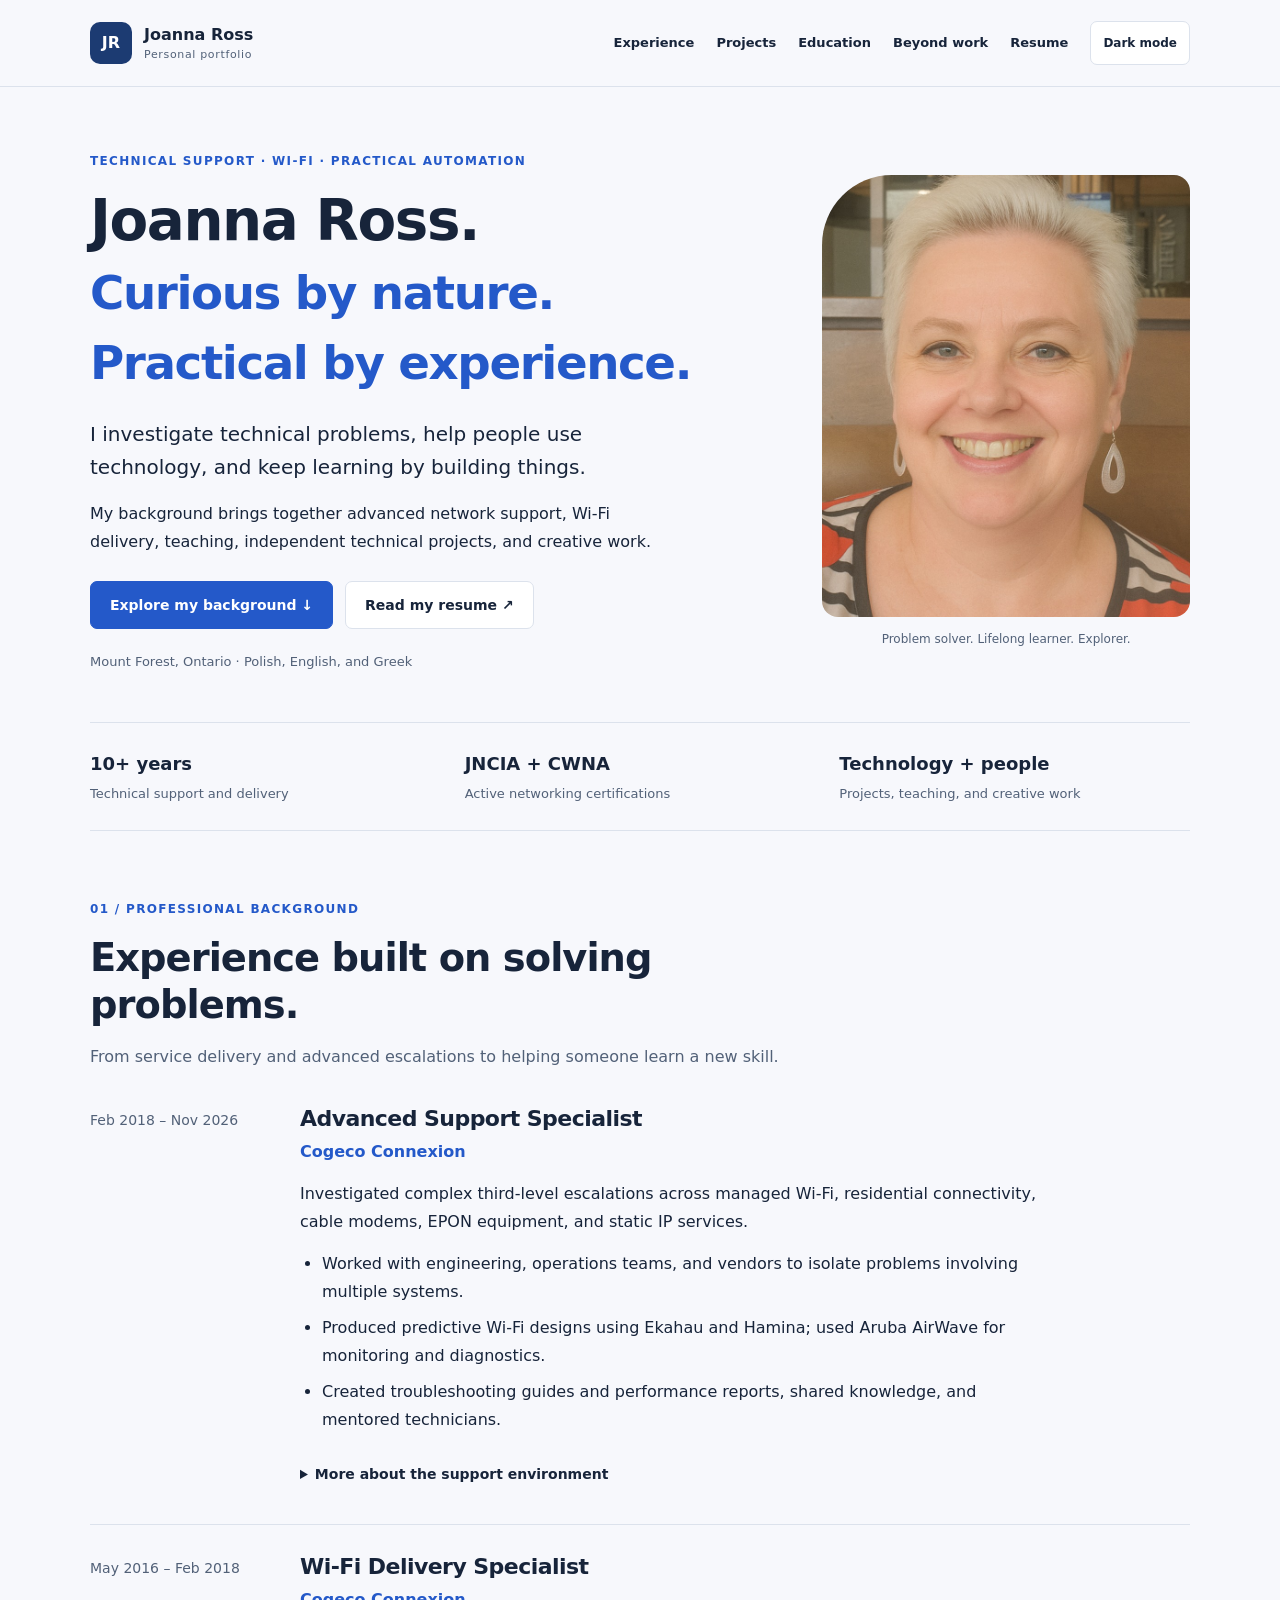
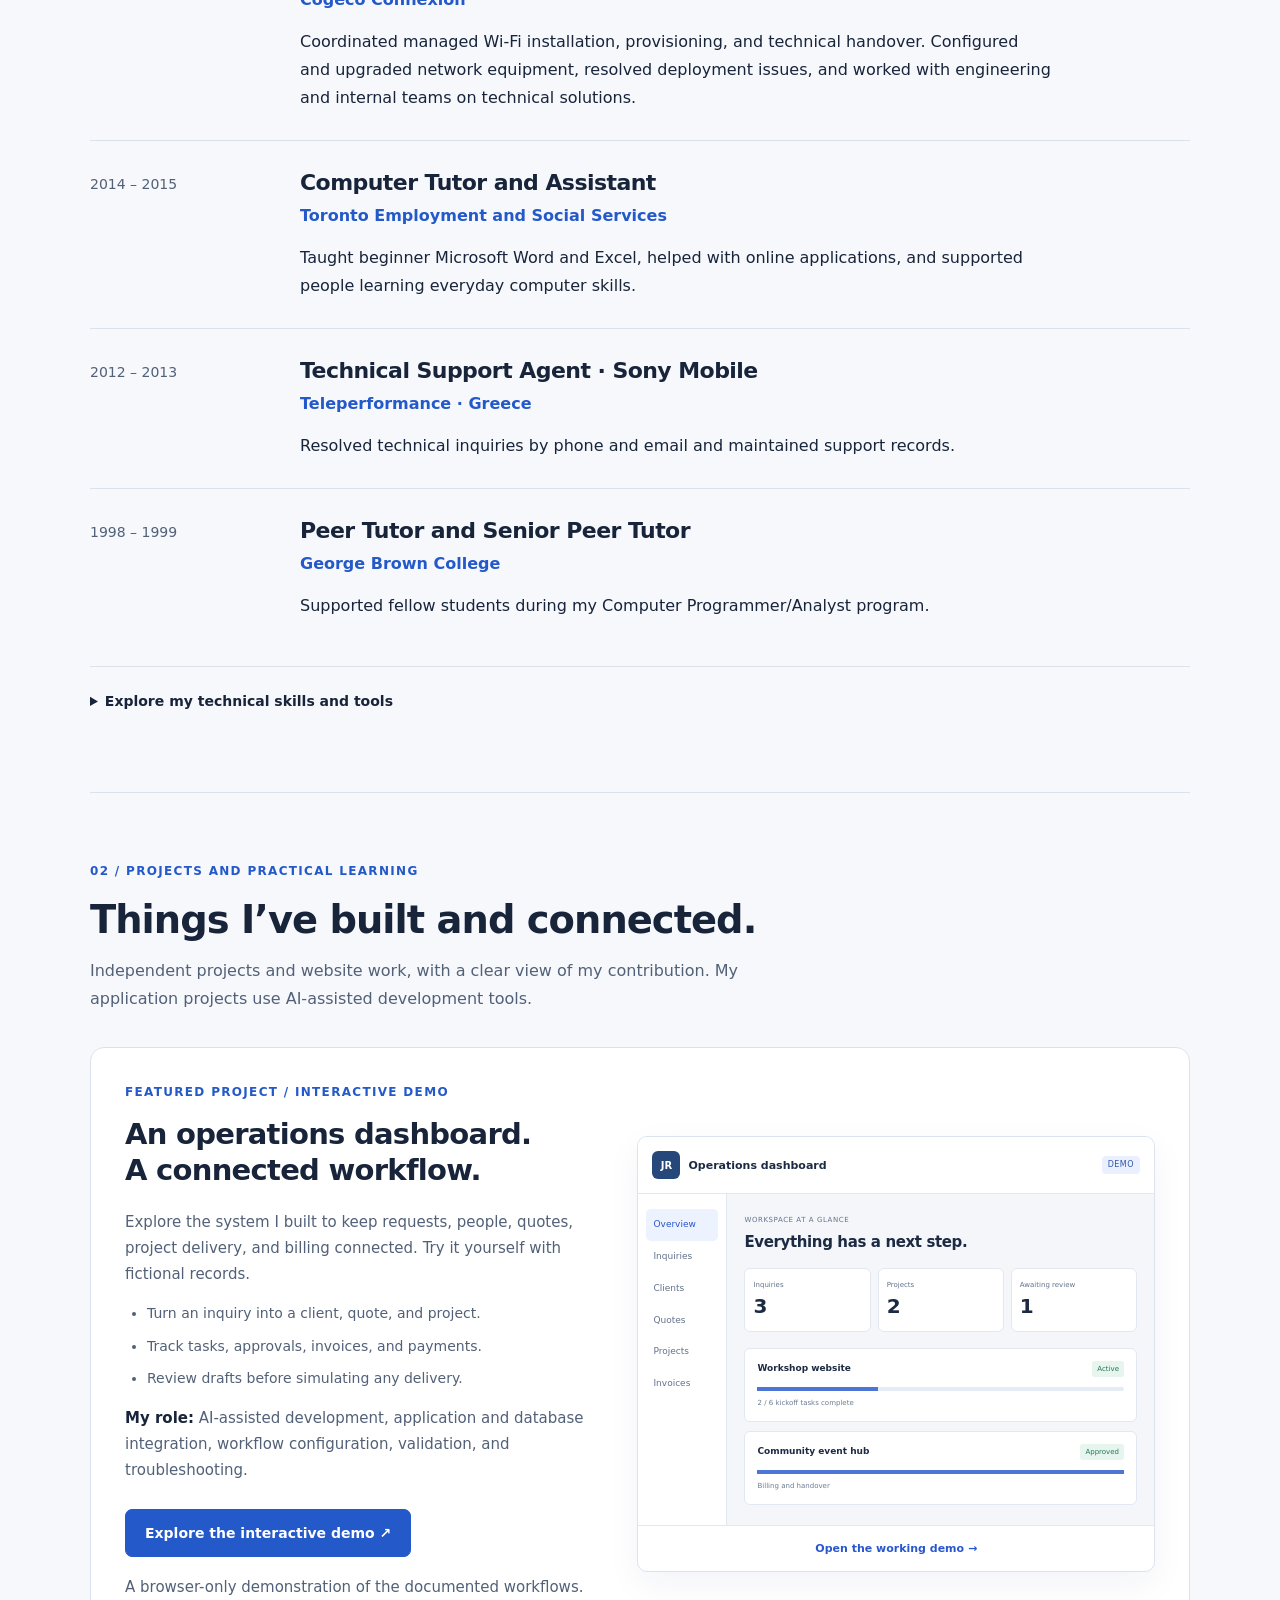
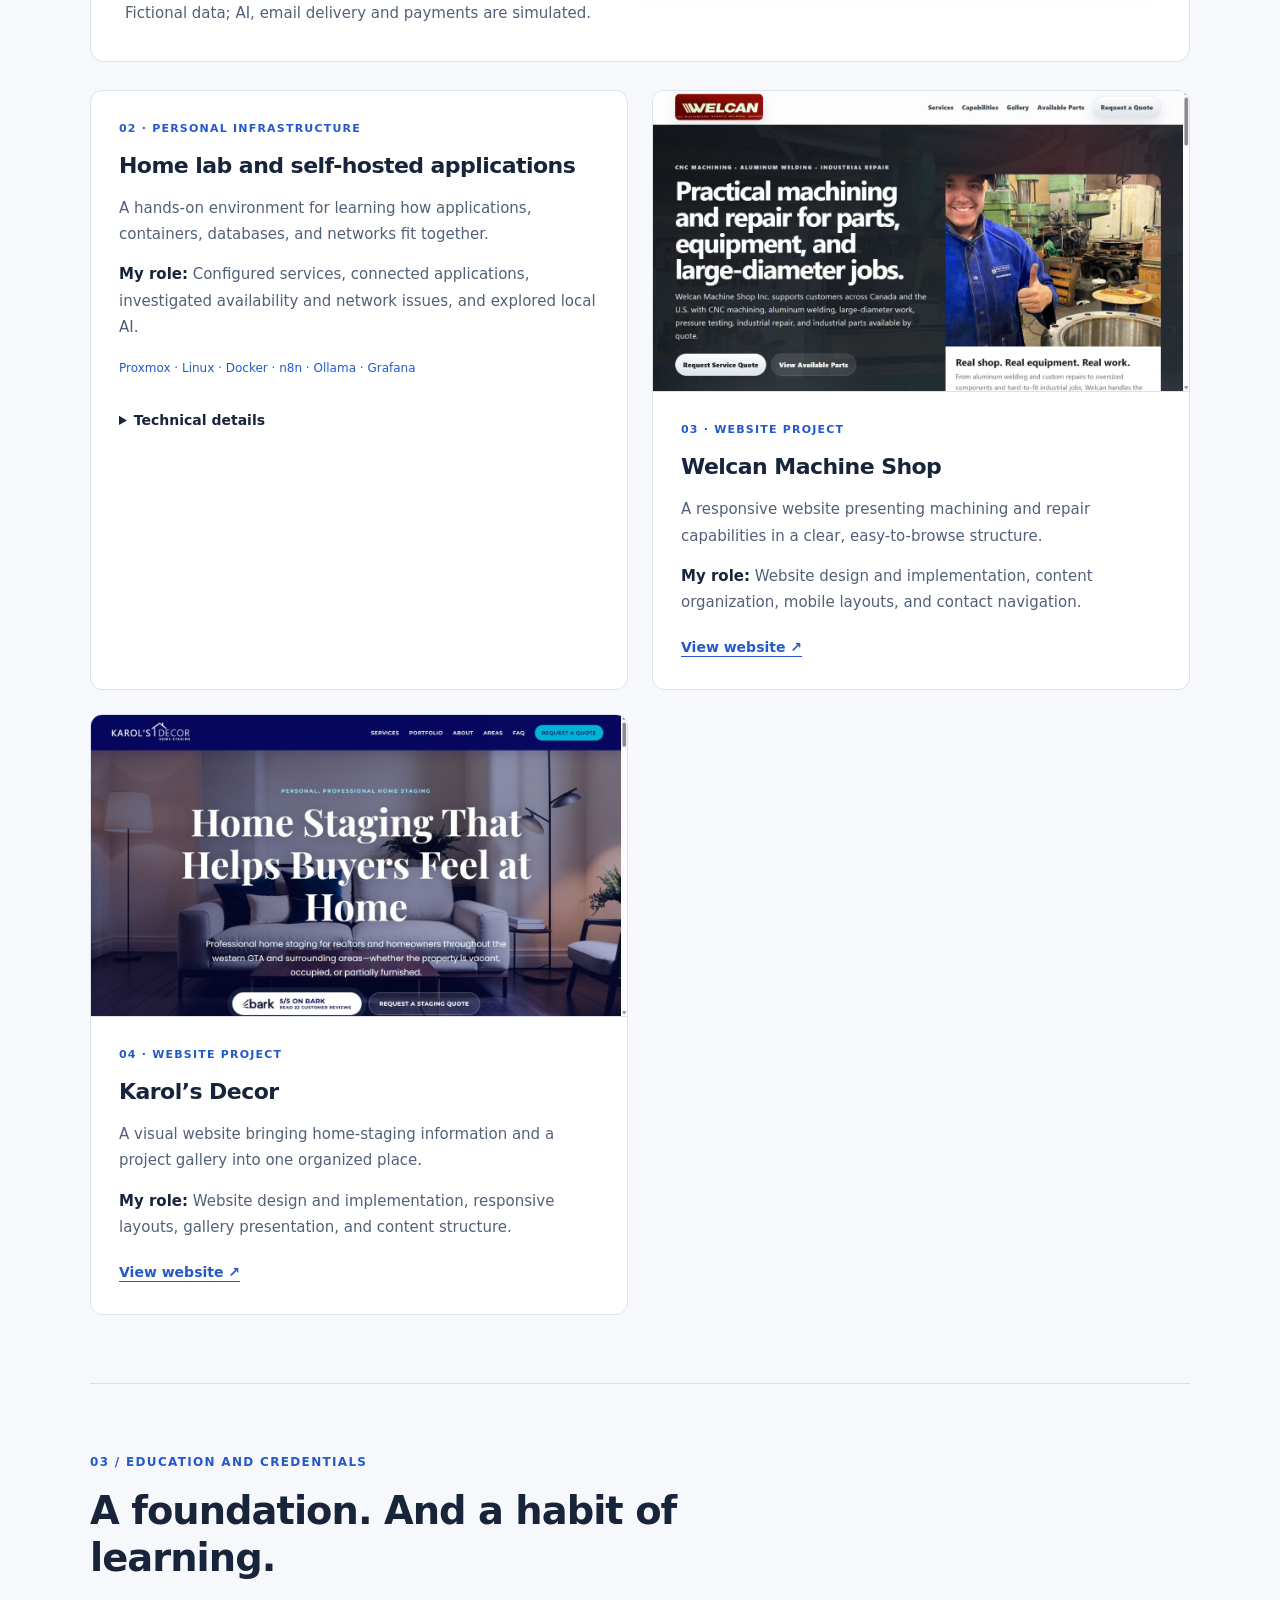
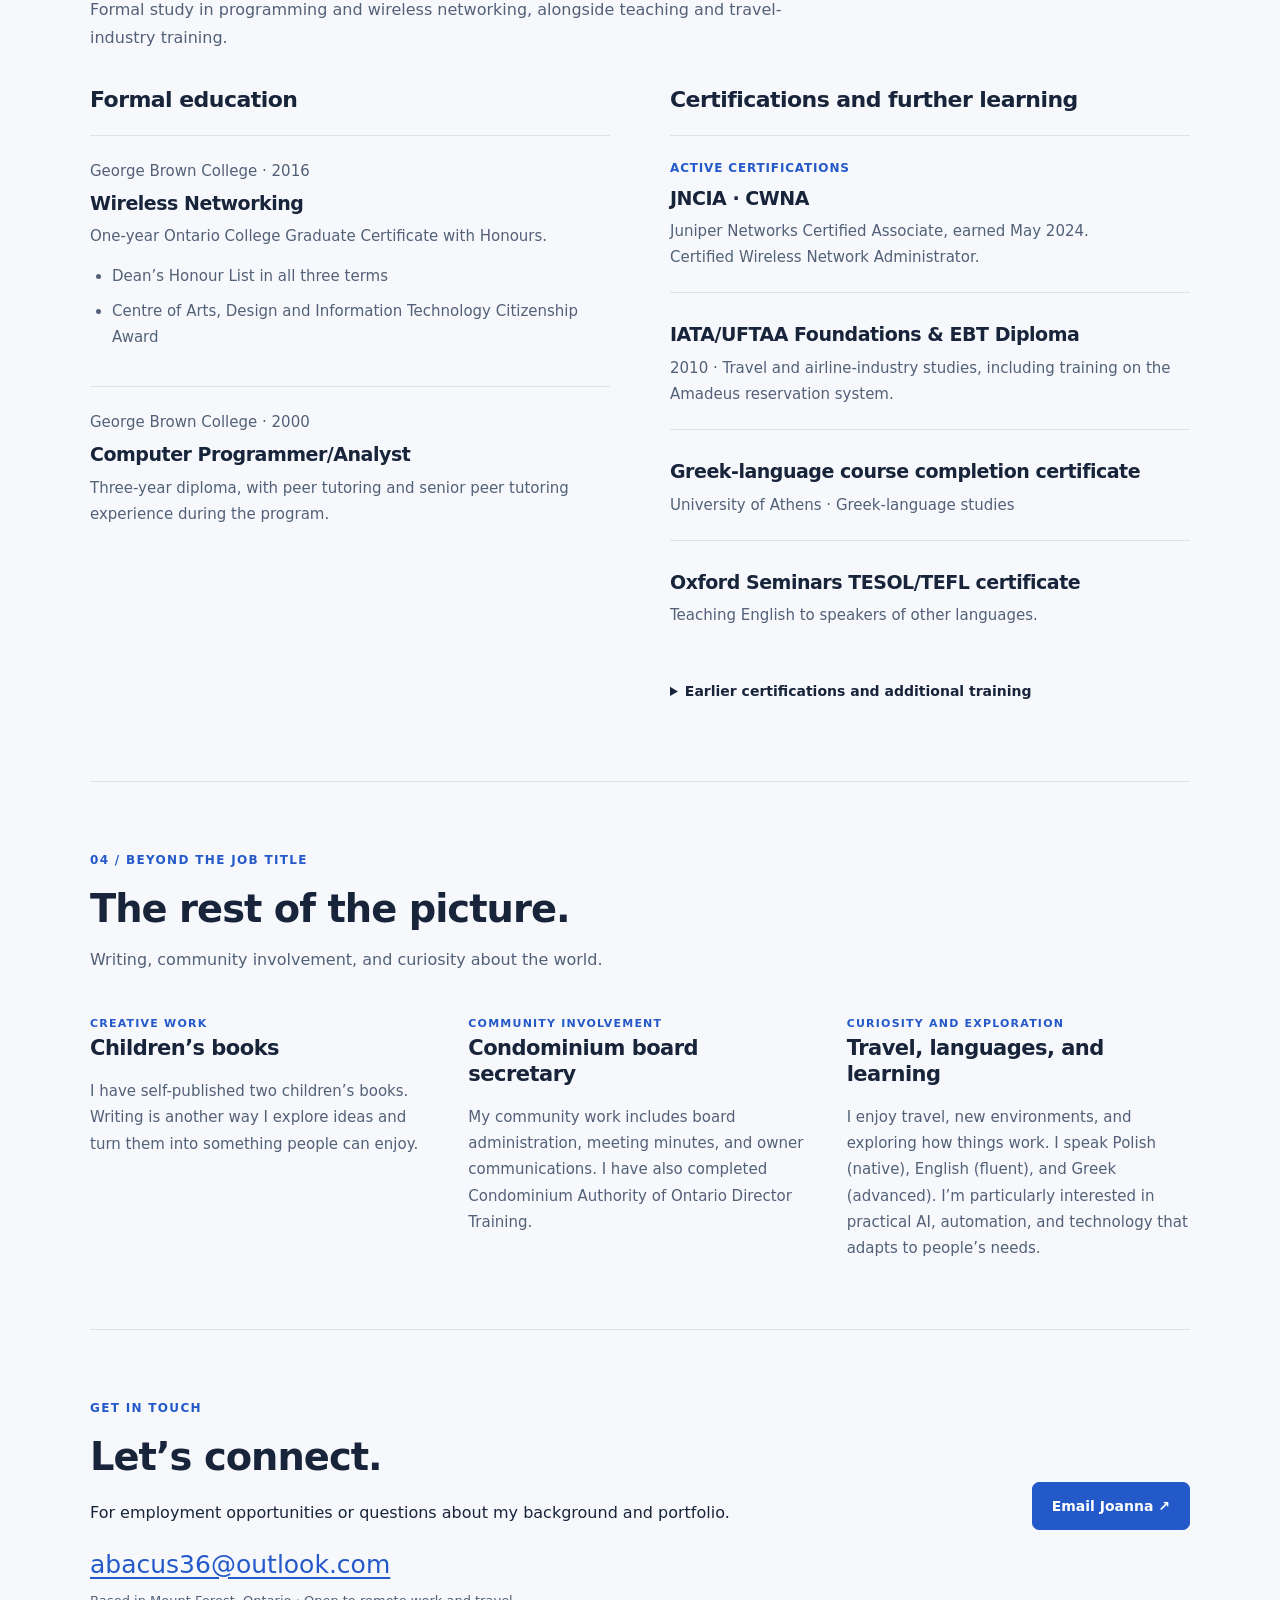
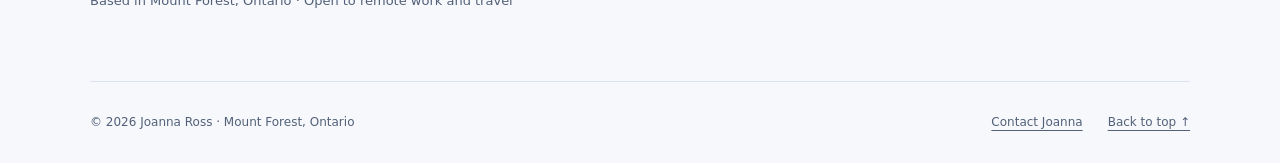
<file: index.html>
<!doctype html>
<html lang="en" data-theme="light"><head>
<meta charset="utf-8"><meta name="viewport" content="width=device-width,initial-scale=1">
<title>Joanna Ross | Experience, Projects &amp; Education</title><meta name="description" content="Joanna Ross’s personal portfolio: advanced technical support, Wi-Fi, independent projects, education, writing, and community involvement.">
<link rel="canonical" href="https://phyliaconsulting.ca/">
<meta property="og:type" content="website"><meta property="og:site_name" content="Joanna Ross">
<meta property="og:title" content="Joanna Ross | Experience, Projects &amp; Education"><meta property="og:description" content="Joanna Ross’s personal portfolio: advanced technical support, Wi-Fi, independent projects, education, writing, and community involvement.">
<meta property="og:url" content="https://phyliaconsulting.ca/">
<meta property="og:image" content="https://phyliaconsulting.ca/assets/images/joanna-ross-founder.jpg">
<meta property="og:image:alt" content="Joanna Ross"><meta name="twitter:card" content="summary">
<meta name="theme-color" content="#f7f8fc">
<link rel="icon" type="image/svg+xml" href="assets/images/favicon.svg?v=20261112">
<link rel="manifest" href="assets/images/site.webmanifest">
<link rel="stylesheet" href="assets/css/portfolio.css?v=20261112.3">
<script src="assets/js/theme.js?v=20261112" defer></script>
<script src="assets/js/portfolio.js?v=20261112" defer></script>
<script type="application/ld+json">{"@context":"https://schema.org","@type":"Person","name":"Joanna Ross","url":"https://phyliaconsulting.ca/","email":"abacus36@outlook.com","alumniOf":{"@type":"CollegeOrUniversity","name":"George Brown College"},"knowsAbout":["Wireless networking","Technical support","Workflow automation","Technical training"]}</script>
</head><body><a class="skip-link" href="#main">Skip to content</a><header class="folio-header"><div class="wrap header-inner"><a class="brand" href="index.html#top" aria-label="Joanna Ross home"><span class="monogram" aria-hidden="true">JR</span><span><strong>Joanna Ross</strong><small>Personal portfolio</small></span></a><button class="folio-menu" data-folio-menu type="button" aria-expanded="false" aria-controls="folio-nav" aria-label="Open navigation">☰</button><nav class="folio-nav" id="folio-nav" aria-label="Main navigation"><a href="index.html#experience">Experience</a><a href="index.html#projects">Projects</a><a href="index.html#education">Education</a><a href="index.html#personal">Beyond work</a><a href="resume.html">Resume</a><button class="theme-toggle" data-theme-toggle type="button" aria-pressed="false" aria-label="Switch to dark mode">Dark mode</button></nav></div></header><main id="main"><div class="wrap" id="top">
<section class="hero" id="about" aria-labelledby="intro-title"><div><p class="eyebrow">Technical support · Wi-Fi · Practical automation</p><h1 id="intro-title">Joanna Ross.<br><span>Curious by nature.<br>Practical by experience.</span></h1><p class="lead">I investigate technical problems, help people use technology, and keep learning by building things.</p><p>My background brings together advanced network support, Wi-Fi delivery, teaching, independent technical projects, and creative work.</p><div class="actions"><a class="button" href="#experience">Explore my background ↓</a><a class="button secondary" href="resume.html">Read my resume ↗</a></div><p class="muted location">Mount Forest, Ontario · Polish, English, and Greek</p></div><figure class="portrait"><img src="assets/images/joanna-ross-founder.jpg" alt="Joanna Ross" width="800" height="1200" fetchpriority="high"><figcaption>Problem solver. Lifelong learner. Explorer.</figcaption></figure></section>
<div class="at-a-glance" aria-label="Background at a glance"><p><strong>10+ years</strong>Technical support and delivery</p><p><strong>JNCIA + CWNA</strong>Active networking certifications</p><p><strong>Technology + people</strong>Projects, teaching, and creative work</p></div>
<section class="section" id="experience" aria-labelledby="experience-title"><div class="section-heading"><p class="eyebrow">01 / Professional background</p><h2 id="experience-title">Experience built on solving problems.</h2><p>From service delivery and advanced escalations to helping someone learn a new skill.</p></div><div class="timeline">
<article class="timeline-row"><p class="date">Feb 2018 – Nov 2026</p><div><h3>Advanced Support Specialist</h3><p class="organization">Cogeco Connexion</p><p>Investigated complex third-level escalations across managed Wi-Fi, residential connectivity, cable modems, EPON equipment, and static IP services.</p><ul><li>Worked with engineering, operations teams, and vendors to isolate problems involving multiple systems.</li><li>Produced predictive Wi-Fi designs using Ekahau and Hamina; used Aruba AirWave for monitoring and diagnostics.</li><li>Created troubleshooting guides and performance reports, shared knowledge, and mentored technicians.</li></ul><details><summary>More about the support environment</summary><p>Hands-on VLAN work, extensive DHCP and DNS troubleshooting, packet analysis, and vendor diagnostic tools. Deployed and supported more than 2,000 Aruba and Cisco access points. Five years of on-call support, including 24/7 on-call availability during the final two years.</p></details></div></article>
<article class="timeline-row"><p class="date">May 2016 – Feb 2018</p><div><h3>Wi-Fi Delivery Specialist</h3><p class="organization">Cogeco Connexion</p><p>Coordinated managed Wi-Fi installation, provisioning, and technical handover. Configured and upgraded network equipment, resolved deployment issues, and worked with engineering and internal teams on technical solutions.</p></div></article>
<article class="timeline-row"><p class="date">2014 – 2015</p><div><h3>Computer Tutor and Assistant</h3><p class="organization">Toronto Employment and Social Services</p><p>Taught beginner Microsoft Word and Excel, helped with online applications, and supported people learning everyday computer skills.</p></div></article>
<article class="timeline-row"><p class="date">2012 – 2013</p><div><h3>Technical Support Agent · Sony Mobile</h3><p class="organization">Teleperformance · Greece</p><p>Resolved technical inquiries by phone and email and maintained support records.</p></div></article>
<article class="timeline-row"><p class="date">1998 – 1999</p><div><h3>Peer Tutor and Senior Peer Tutor</h3><p class="organization">George Brown College</p><p>Supported fellow students during my Computer Programmer/Analyst program.</p></div></article></div><details class="skills-disclosure"><summary>Explore my technical skills and tools</summary><div class="skills-grid"><div><h3>Networks and advanced support</h3><p>Wi-Fi design and diagnostics · Aruba AirWave · Cisco · Juniper · Aruba · Wireshark · Ekahau · Hamina · VLANs · DHCP/DNS · DOCSIS and EPON</p></div><div><h3>Operations and knowledge sharing</h3><p>Incident investigation · Escalation · Service delivery · Technical handover · Technician mentoring · ServiceNow · Jira · Confluence</p></div><div><h3>Independent project tools</h3><p>Linux · Docker · Proxmox · PostgreSQL · n8n · Cloudflare · Prometheus · Grafana · REST/JSON · Postman · Python basics · Flask/FastAPI · AI-assisted development</p></div></div></details></section>
<section class="section" id="projects" aria-labelledby="projects-title"><div class="section-heading"><p class="eyebrow">02 / Projects and practical learning</p><h2 id="projects-title">Things I’ve built and connected.</h2><p>Independent projects and website work, with a clear view of my contribution. My application projects use AI-assisted development tools.</p></div><article class="dashboard-feature" aria-labelledby="dashboard-feature-title"><div class="dashboard-feature-copy"><p class="eyebrow">Featured project / Interactive demo</p><h3 id="dashboard-feature-title">An operations dashboard.<br>A connected workflow.</h3><p>Explore the system I built to keep requests, people, quotes, project delivery, and billing connected. Try it yourself with fictional records.</p><ul><li>Turn an inquiry into a client, quote, and project.</li><li>Track tasks, approvals, invoices, and payments.</li><li>Review drafts before simulating any delivery.</li></ul><p class="contribution"><strong>My role:</strong> AI-assisted development, application and database integration, workflow configuration, validation, and troubleshooting.</p><div class="actions"><a class="button" href="dashboard-demo.html">Explore the interactive demo ↗</a><a class="button secondary" href="dashboard-demo.html#main">Start exploring</a></div><p class="feature-note">A browser-only demonstration of the documented workflows. Fictional data; AI, email delivery and payments are simulated.</p></div><a class="dashboard-feature-preview" href="dashboard-demo.html" aria-label="Open the interactive operations dashboard demo"><div class="preview-bar"><span class="preview-monogram">JR</span><strong>Operations dashboard</strong><span class="preview-demo-label">DEMO</span></div><div class="preview-workspace"><div class="preview-nav"><span class="selected">Overview</span><span>Inquiries</span><span>Clients</span><span>Quotes</span><span>Projects</span><span>Invoices</span></div><div class="preview-main"><p class="preview-eyebrow">WORKSPACE AT A GLANCE</p><h4>Everything has a next step.</h4><div class="preview-stats"><div><small>Inquiries</small><strong>3</strong></div><div><small>Projects</small><strong>2</strong></div><div><small>Awaiting review</small><strong>1</strong></div></div><div class="preview-project"><span>Workshop website</span><small>Active</small><div class="preview-track"><span></span></div><p>2 / 6 kickoff tasks complete</p></div><div class="preview-project"><span>Community event hub</span><small>Approved</small><div class="preview-track complete"><span></span></div><p>Billing and handover</p></div></div></div><span class="preview-open">Open the working demo →</span></a></article><div class="project-grid">
<article class="project-card"><div class="project-content"><p class="eyebrow">02 · Personal infrastructure</p><h3>Home lab and self-hosted applications</h3><p>A hands-on environment for learning how applications, containers, databases, and networks fit together.</p><p class="contribution"><strong>My role:</strong> Configured services, connected applications, investigated availability and network issues, and explored local AI.</p><p class="tools">Proxmox · Linux · Docker · n8n · Ollama · Grafana</p><details><summary>Technical details</summary><ul><li>PostgreSQL and FastAPI capture-and-list system with n8n workflows.</li><li>Prometheus, Grafana, node-exporter, and cAdvisor for host and container metrics.</li><li>Cloudflare Tunnel access and troubleshooting across a multi-host network.</li></ul></details></div></article>
<article class="project-card"><img src="assets/images/project-welcan.png" alt="Welcan Machine Shop website project" width="1280" height="720" loading="lazy"><div class="project-content"><p class="eyebrow">03 · Website project</p><h3>Welcan Machine Shop</h3><p>A responsive website presenting machining and repair capabilities in a clear, easy-to-browse structure.</p><p class="contribution"><strong>My role:</strong> Website design and implementation, content organization, mobile layouts, and contact navigation.</p><a href="https://welcan-machineshop.ca" target="_blank" rel="noopener noreferrer">View website ↗<span class="sr-only"> (opens in a new tab)</span></a></div></article>
<article class="project-card"><img src="assets/images/project-karols.png" alt="Karol’s Decor website project" width="1280" height="720" loading="lazy"><div class="project-content"><p class="eyebrow">04 · Website project</p><h3>Karol’s Decor</h3><p>A visual website bringing home-staging information and a project gallery into one organized place.</p><p class="contribution"><strong>My role:</strong> Website design and implementation, responsive layouts, gallery presentation, and content structure.</p><a href="https://karolsdecor.ca" target="_blank" rel="noopener noreferrer">View website ↗<span class="sr-only"> (opens in a new tab)</span></a></div></article></div></section>
<section class="section" id="education" aria-labelledby="education-title"><div class="section-heading"><p class="eyebrow">03 / Education and credentials</p><h2 id="education-title">A foundation. And a habit of learning.</h2><p>Formal study in programming and wireless networking, alongside teaching and travel-industry training.</p></div><div class="education-grid"><div><h3>Formal education</h3><article class="qualification"><p class="date">George Brown College · 2016</p><h4>Wireless Networking</h4><p>One-year Ontario College Graduate Certificate with Honours.</p><ul><li>Dean’s Honour List in all three terms</li><li>Centre of Arts, Design and Information Technology Citizenship Award</li></ul></article><article class="qualification"><p class="date">George Brown College · 2000</p><h4>Computer Programmer/Analyst</h4><p>Three-year diploma, with peer tutoring and senior peer tutoring experience during the program.</p></article></div>
<div><h3>Certifications and further learning</h3><article class="qualification"><p class="status">Active certifications</p><h4>JNCIA · CWNA</h4><p>Juniper Networks Certified Associate, earned May 2024.<br>Certified Wireless Network Administrator.</p></article><article class="qualification"><h4>IATA/UFTAA Foundations &amp; EBT Diploma</h4><p>2010 · Travel and airline-industry studies, including training on the Amadeus reservation system.</p></article><article class="qualification"><h4>Greek-language course completion certificate</h4><p>University of Athens · Greek-language studies</p></article><article class="qualification"><h4>Oxford Seminars TESOL/TEFL certificate</h4><p>Teaching English to speakers of other languages.</p></article><details><summary>Earlier certifications and additional training</summary><p>Previously held CCNA (expired April 2019) and CompTIA A+. Completed Juniper Mist training and Condominium Authority of Ontario Director Training.</p></details></div></div></section>
<section class="section" id="personal" aria-labelledby="personal-title"><div class="section-heading"><p class="eyebrow">04 / Beyond the job title</p><h2 id="personal-title">The rest of the picture.</h2><p>Writing, community involvement, and curiosity about the world.</p></div><div class="personal-grid"><article><span class="eyebrow">Creative work</span><h3>Children’s books</h3><p>I have self-published two children’s books. Writing is another way I explore ideas and turn them into something people can enjoy.</p></article><article><span class="eyebrow">Community involvement</span><h3>Condominium board secretary</h3><p>My community work includes board administration, meeting minutes, and owner communications. I have also completed Condominium Authority of Ontario Director Training.</p></article><article><span class="eyebrow">Curiosity and exploration</span><h3>Travel, languages, and learning</h3><p>I enjoy travel, new environments, and exploring how things work. I speak Polish (native), English (fluent), and Greek (advanced). I’m particularly interested in practical AI, automation, and technology that adapts to people’s needs.</p></article></div></section><section class="section contact-section" id="contact" aria-labelledby="contact-title"><div><p class="eyebrow">Get in touch</p><h2 id="contact-title">Let’s connect.</h2><p>For employment opportunities or questions about my background and portfolio.</p><a class="email" href="mailto:abacus36@outlook.com">abacus36@outlook.com</a><p class="muted">Based in Mount Forest, Ontario · Open to remote work and travel</p></div><a class="button" href="mailto:abacus36@outlook.com?subject=Portfolio%20and%20career%20opportunity">Email Joanna ↗</a></section></div></main><footer class="footer"><div class="wrap footer-inner"><p>© 2026 Joanna Ross · Mount Forest, Ontario</p><a href="contact.html">Contact Joanna</a><a href="index.html#top">Back to top ↑</a></div></footer></body></html>
</file>
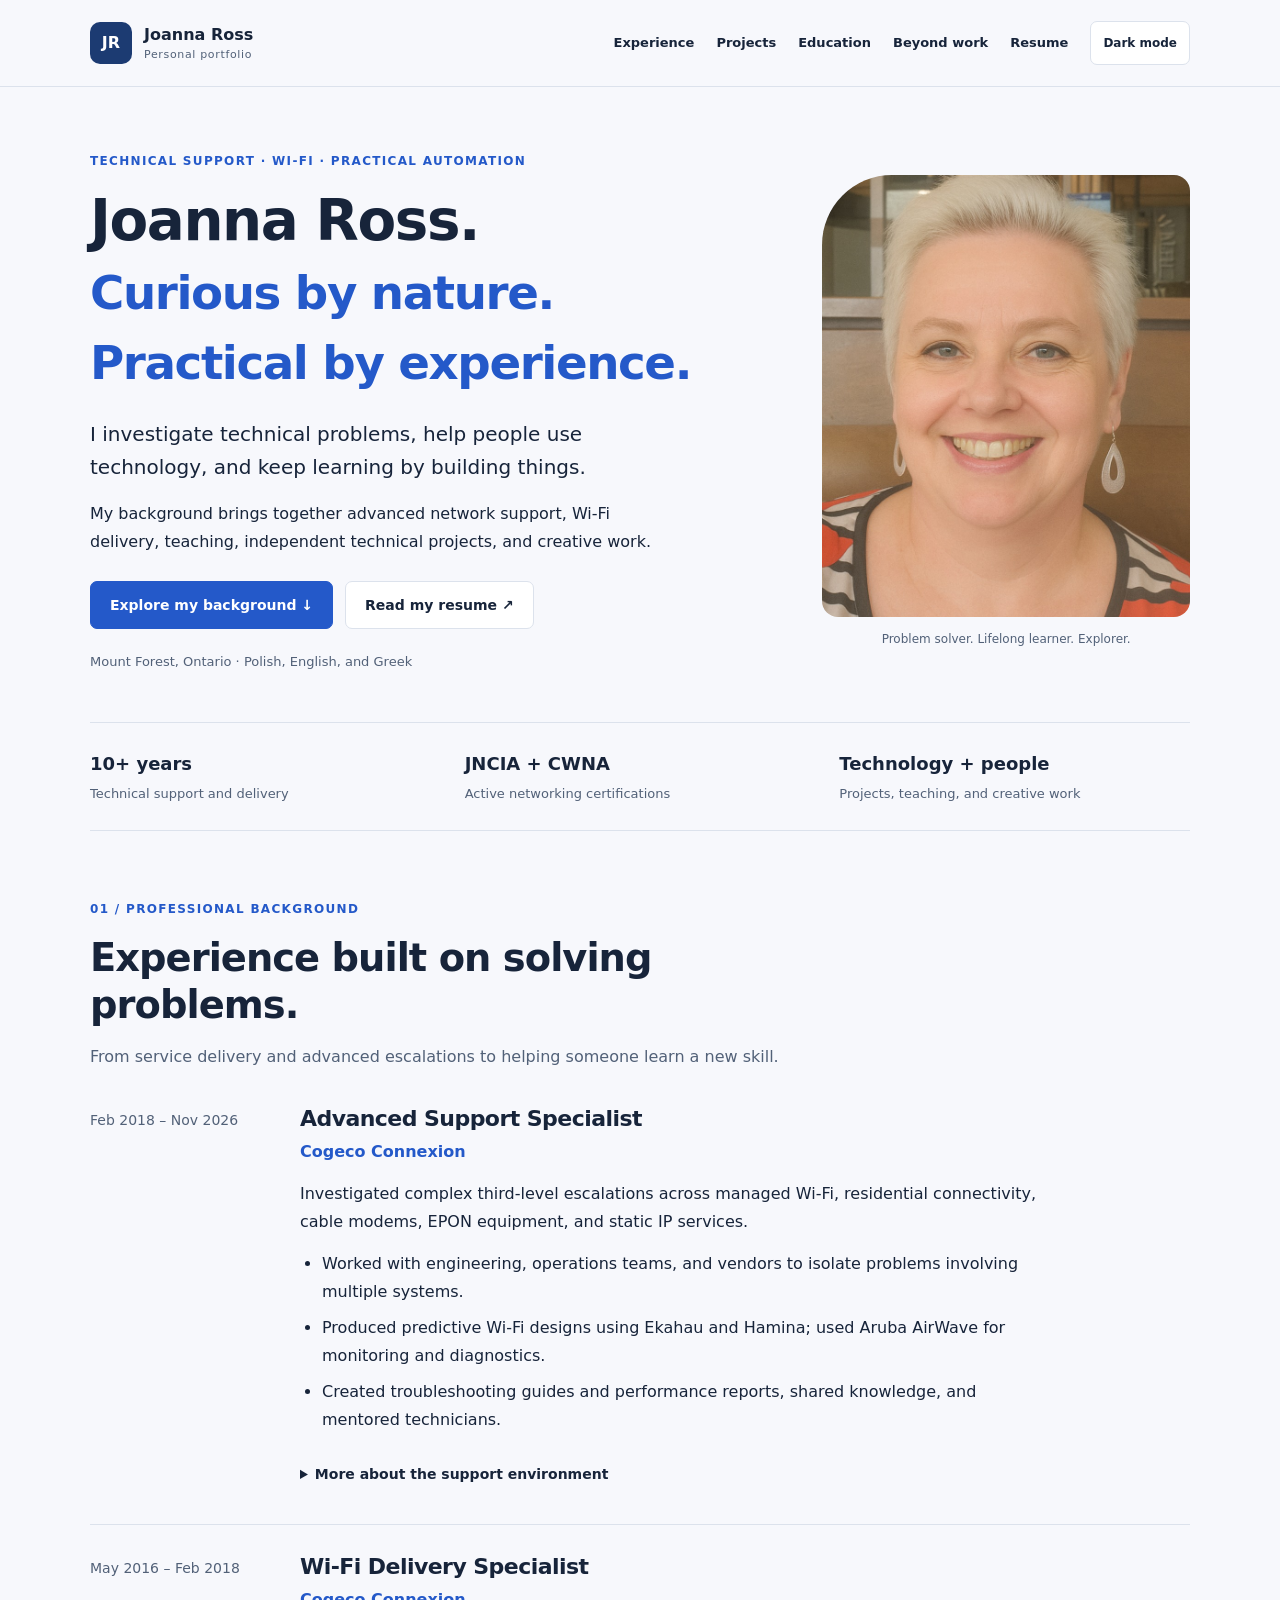
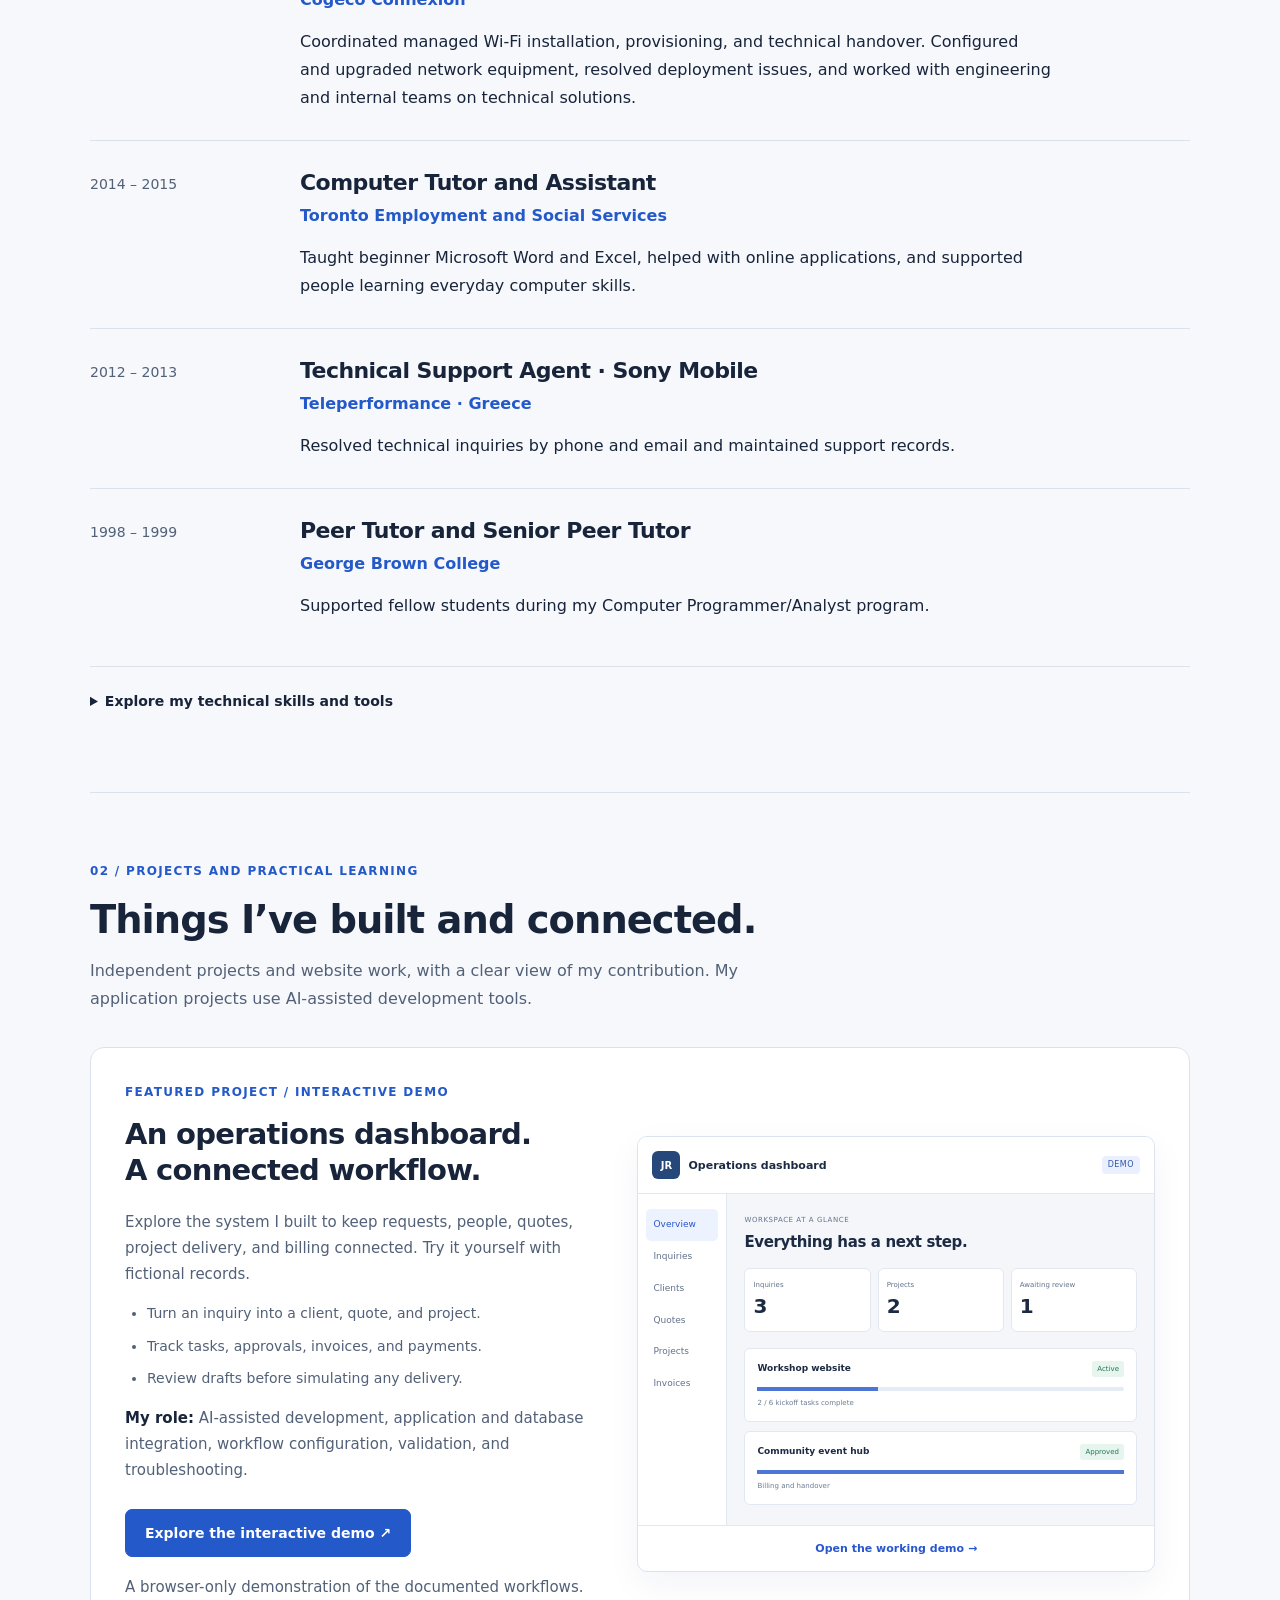
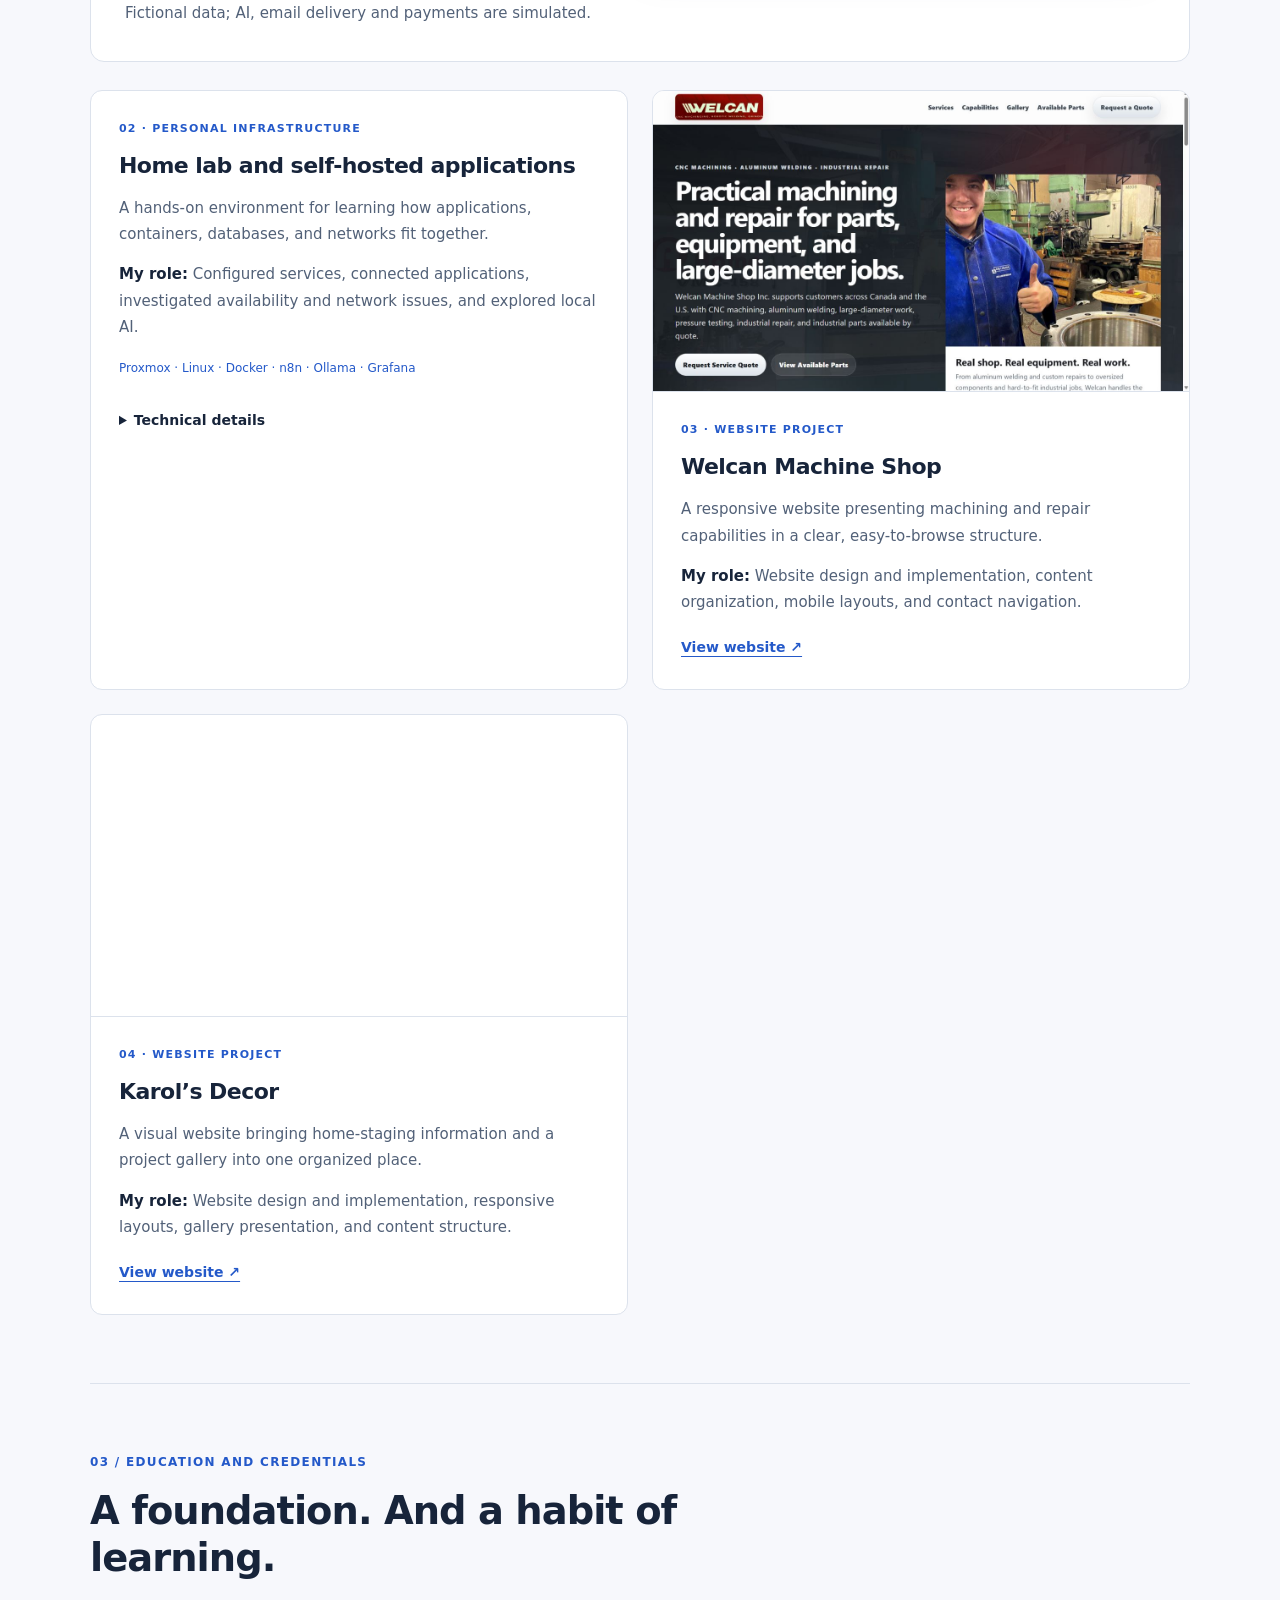
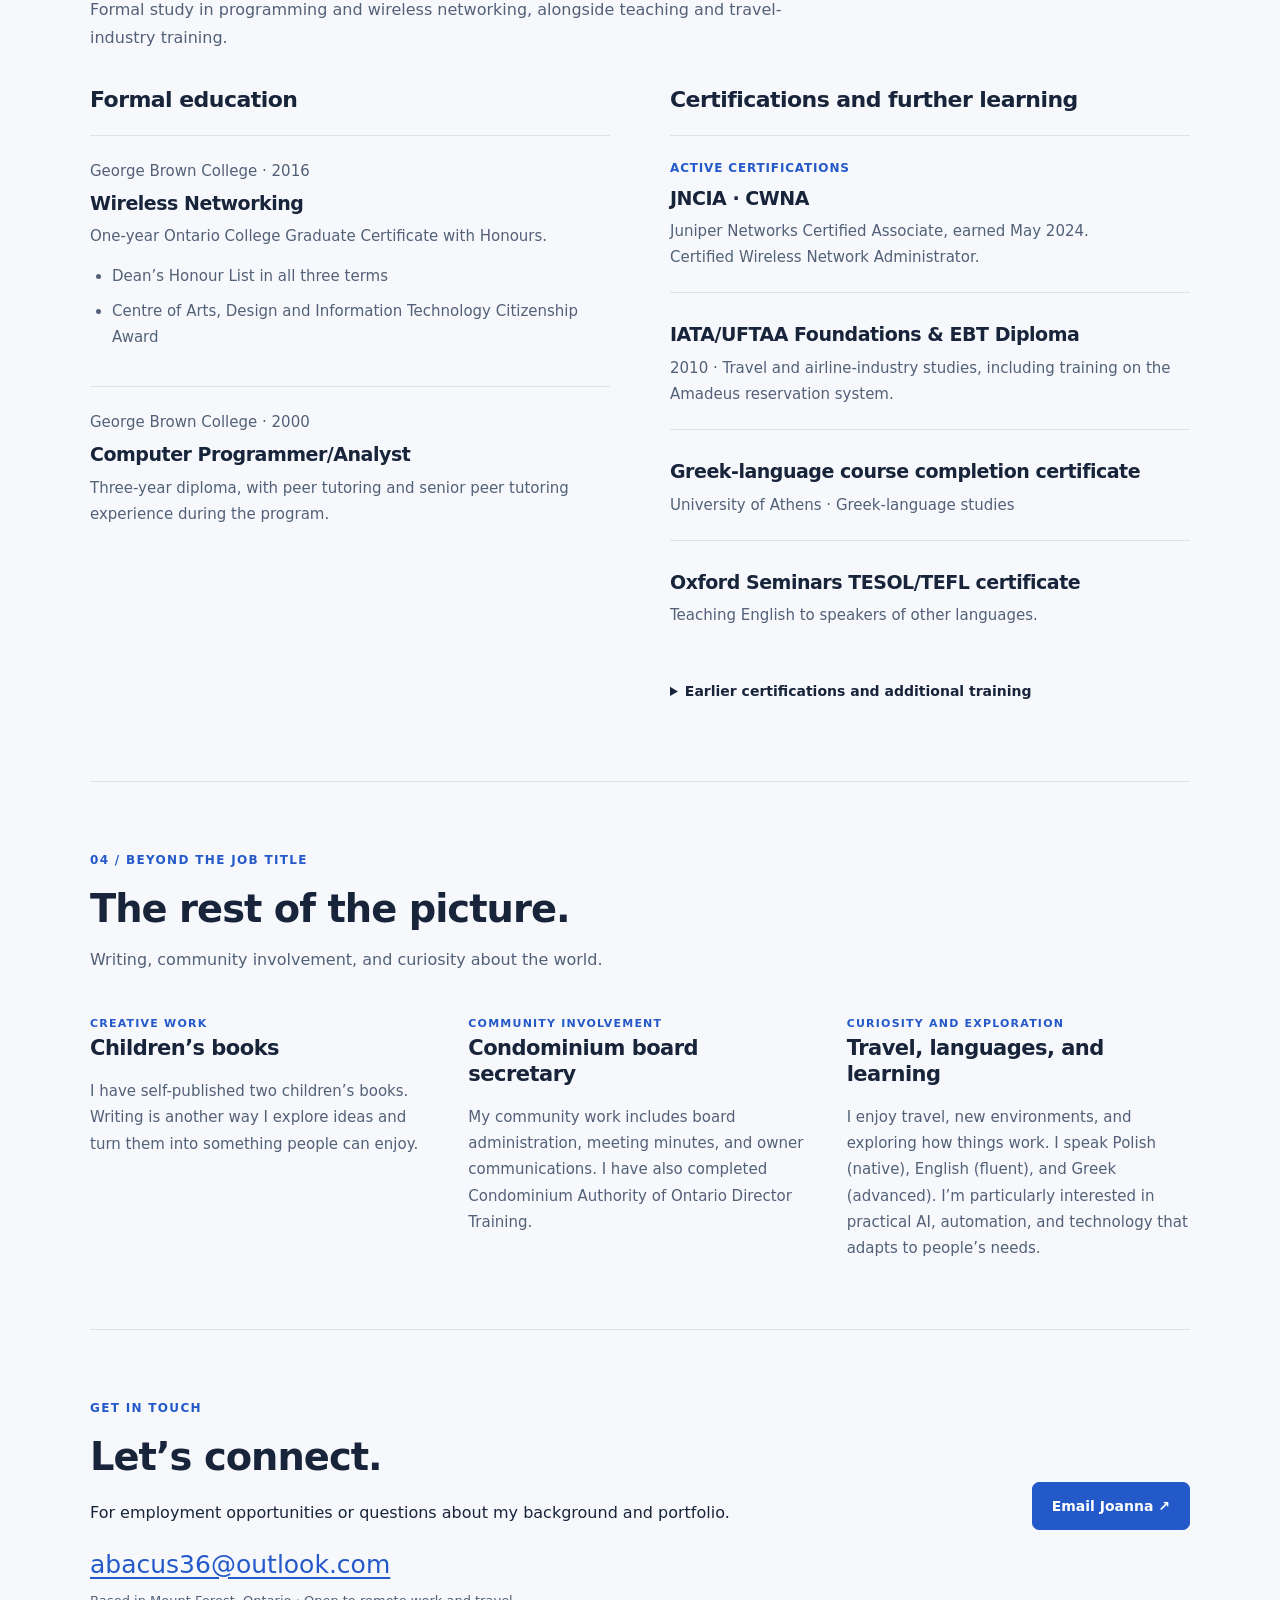
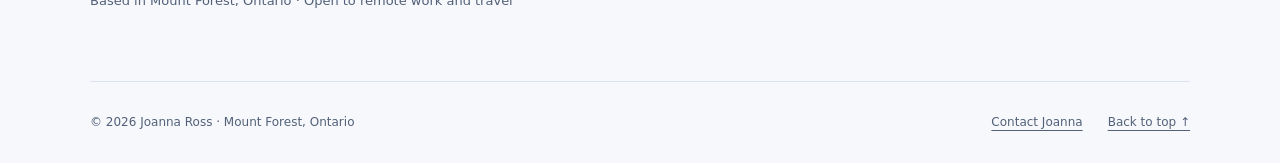
<file: logo-tests/index.html>
<!doctype html><html lang="en"><head><meta charset="utf-8"><title>Joanna Ross | Portfolio</title><meta name="robots" content="noindex"><meta http-equiv="refresh" content="0;url=../index.html"></head><body><p><a href="../index.html">Visit Joanna Ross’s personal portfolio</a></p></body></html>
</file>
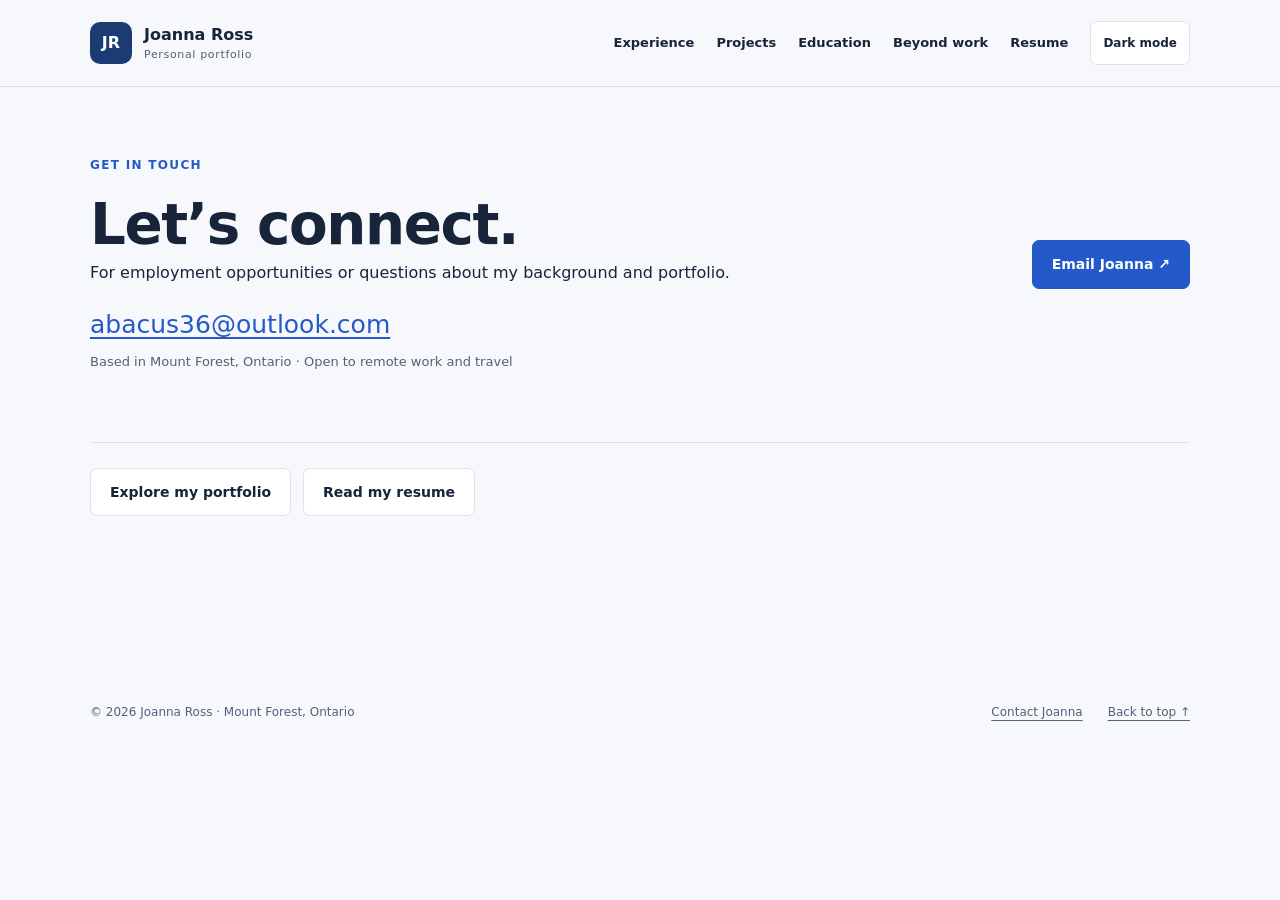
<file: contact.html>
<!doctype html>
<html lang="en" data-theme="light"><head>
<meta charset="utf-8"><meta name="viewport" content="width=device-width,initial-scale=1">
<title>Contact | Joanna Ross</title><meta name="description" content="Contact Joanna Ross about employment opportunities, professional experience, and personal portfolio projects.">
<link rel="canonical" href="https://phyliaconsulting.ca/contact.html">
<meta property="og:type" content="website"><meta property="og:site_name" content="Joanna Ross">
<meta property="og:title" content="Contact | Joanna Ross"><meta property="og:description" content="Contact Joanna Ross about employment opportunities, professional experience, and personal portfolio projects.">
<meta property="og:url" content="https://phyliaconsulting.ca/contact.html">
<meta property="og:image" content="https://phyliaconsulting.ca/assets/images/joanna-ross-founder.jpg">
<meta property="og:image:alt" content="Joanna Ross"><meta name="twitter:card" content="summary">
<meta name="theme-color" content="#f7f8fc">
<link rel="icon" type="image/svg+xml" href="assets/images/favicon.svg?v=20261112">
<link rel="manifest" href="assets/images/site.webmanifest">
<link rel="stylesheet" href="assets/css/portfolio.css?v=20261112.3">
<script src="assets/js/theme.js?v=20261112" defer></script>
<script src="assets/js/portfolio.js?v=20261112" defer></script>
<script type="application/ld+json">{"@context":"https://schema.org","@type":"Person","name":"Joanna Ross","url":"https://phyliaconsulting.ca/","email":"abacus36@outlook.com","alumniOf":{"@type":"CollegeOrUniversity","name":"George Brown College"},"knowsAbout":["Wireless networking","Technical support","Workflow automation","Technical training"]}</script>
</head><body><a class="skip-link" href="#main">Skip to content</a><header class="folio-header"><div class="wrap header-inner"><a class="brand" href="index.html#top" aria-label="Joanna Ross home"><span class="monogram" aria-hidden="true">JR</span><span><strong>Joanna Ross</strong><small>Personal portfolio</small></span></a><button class="folio-menu" data-folio-menu type="button" aria-expanded="false" aria-controls="folio-nav" aria-label="Open navigation">☰</button><nav class="folio-nav" id="folio-nav" aria-label="Main navigation"><a href="index.html#experience">Experience</a><a href="index.html#projects">Projects</a><a href="index.html#education">Education</a><a href="index.html#personal">Beyond work</a><a href="resume.html">Resume</a><button class="theme-toggle" data-theme-toggle type="button" aria-pressed="false" aria-label="Switch to dark mode">Dark mode</button></nav></div></header><main id="main" class="wrap document-page"><section class="section contact-section" id="contact" aria-labelledby="contact-title"><div><p class="eyebrow">Get in touch</p><h1 id="contact-title">Let’s connect.</h1><p>For employment opportunities or questions about my background and portfolio.</p><a class="email" href="mailto:abacus36@outlook.com">abacus36@outlook.com</a><p class="muted">Based in Mount Forest, Ontario · Open to remote work and travel</p></div><a class="button" href="mailto:abacus36@outlook.com?subject=Portfolio%20and%20career%20opportunity">Email Joanna ↗</a></section><div class="actions"><a class="button secondary" href="index.html">Explore my portfolio</a><a class="button secondary" href="resume.html">Read my resume</a></div></main><footer class="footer"><div class="wrap footer-inner"><p>© 2026 Joanna Ross · Mount Forest, Ontario</p><a href="contact.html">Contact Joanna</a><a href="index.html#top">Back to top ↑</a></div></footer></body></html>
</file>
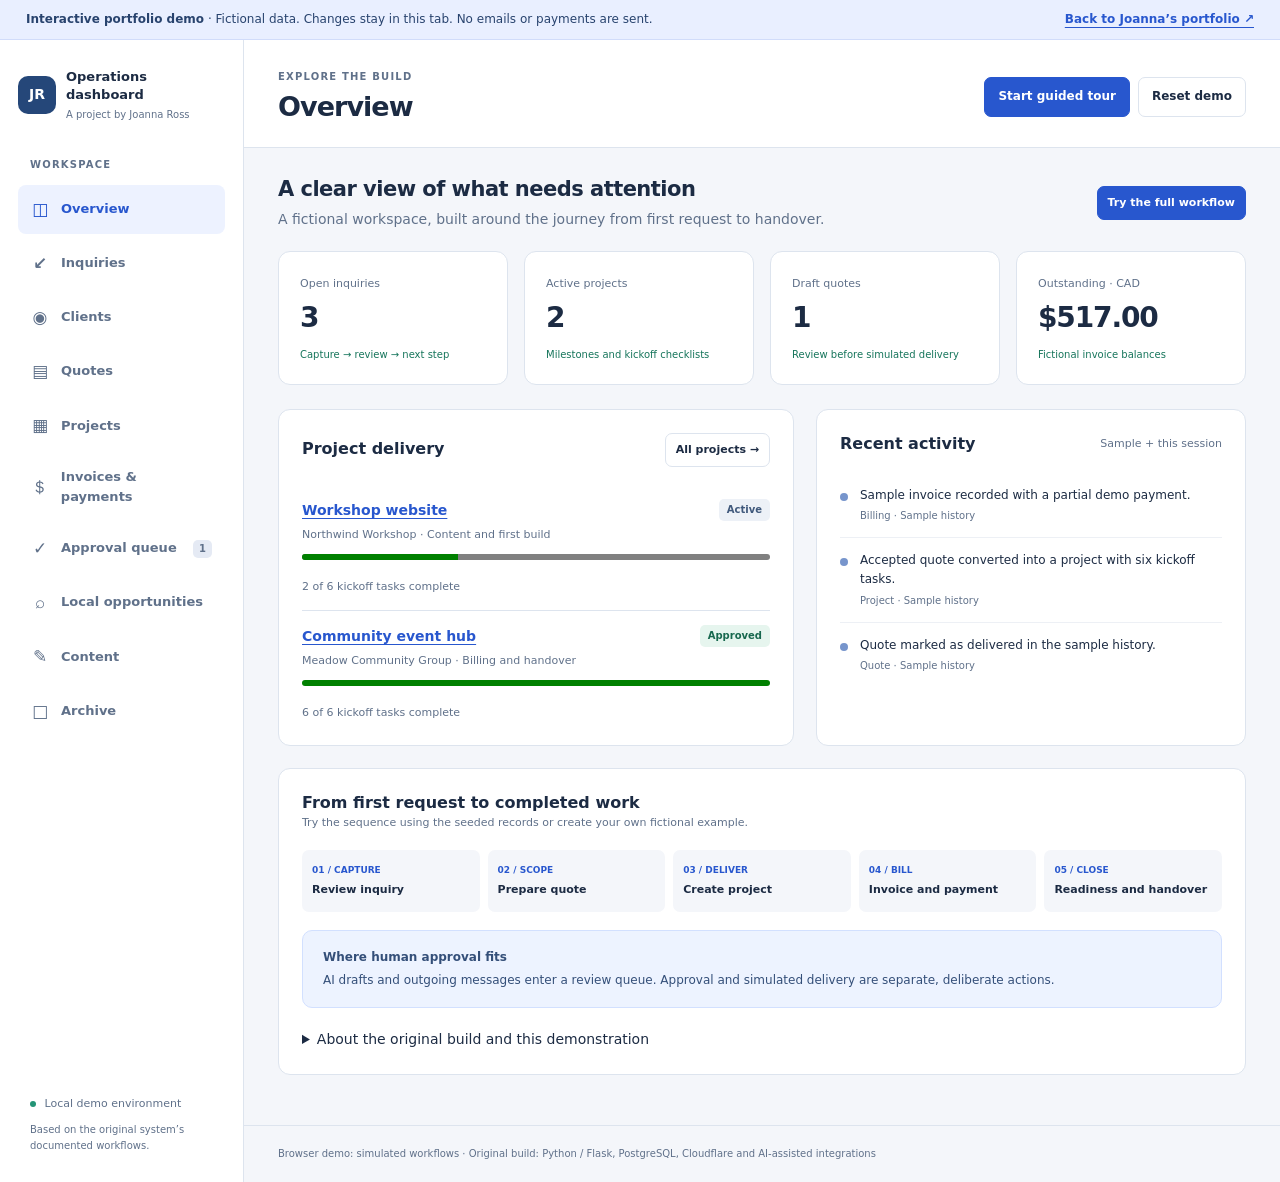
<file: dashboard-demo.html>
<!doctype html>
<html lang="en"><head><meta charset="utf-8"><meta name="viewport" content="width=device-width,initial-scale=1"><title>Operations Dashboard Demo | Joanna Ross</title><meta name="description" content="Explore Joanna Ross’s interactive operations dashboard demo: inquiries, contacts, quotes, project delivery, invoicing and approval-controlled workflows. Fictional data only."><meta http-equiv="Content-Security-Policy" content="default-src 'self'; script-src 'self'; style-src 'self'; img-src 'self' data:; connect-src 'none'; form-action 'none'; object-src 'none'; base-uri 'none'"><link rel="icon" href="assets/images/favicon.svg"><link rel="stylesheet" href="assets/css/dashboard-demo.css?v=3"><script src="assets/js/dashboard-demo.js?v=1" defer></script></head>
<body><a href="#main" class="skip">Skip to dashboard</a><div class="demo-banner"><span><strong>Interactive portfolio demo</strong> · Fictional data. Changes stay in this tab. No emails or payments are sent.</span><a href="index.html#projects">Back to Joanna’s portfolio ↗</a></div>
<div class="app-shell"><aside class="sidebar"><a href="dashboard-demo.html" class="app-brand"><span class="brand-icon">JR</span><span>Operations dashboard<small>A project by Joanna Ross</small></span></a><p class="nav-label">WORKSPACE</p><nav id="navigation" aria-label="Dashboard sections"></nav><div class="sidebar-footer"><span class="local-dot"></span> Local demo environment<p>Based on the original system’s documented workflows.</p></div></aside>
<div class="workspace"><header class="topbar"><div><p class="eyebrow">EXPLORE THE BUILD</p><h1 id="page-title">Overview</h1></div><div class="topbar-actions"><button id="tour-button" class="btn primary">Start guided tour</button><button id="reset-button" class="btn">Reset demo</button></div></header>
<main id="main" tabindex="-1"><div id="tour-panel"></div><div id="view"></div></main><footer class="workspace-footer">Browser demo: simulated workflows · Original build: Python / Flask, PostgreSQL, Cloudflare and AI-assisted integrations</footer></div></div>
<dialog id="record-dialog" aria-labelledby="dialog-title"><form id="record-form"><div class="dialog-head"><div><p class="eyebrow" id="dialog-kicker">DEMO RECORD</p><h2 id="dialog-title"></h2></div><button type="button" class="icon-button" data-action="close-dialog" aria-label="Close dialog">×</button></div><div id="dialog-body"></div><p id="form-error" class="form-error" role="alert"></p><div class="dialog-actions"><button type="button" class="btn" data-action="close-dialog">Cancel</button><button type="submit" class="btn primary" id="dialog-save">Save changes</button></div></form></dialog>
<div class="toast" id="toast" role="status" aria-live="polite" hidden></div><noscript><p class="noscript">Enable JavaScript to explore this browser-based demonstration. <a href="index.html#projects">Return to the portfolio</a>.</p></noscript></body></html>
</file>
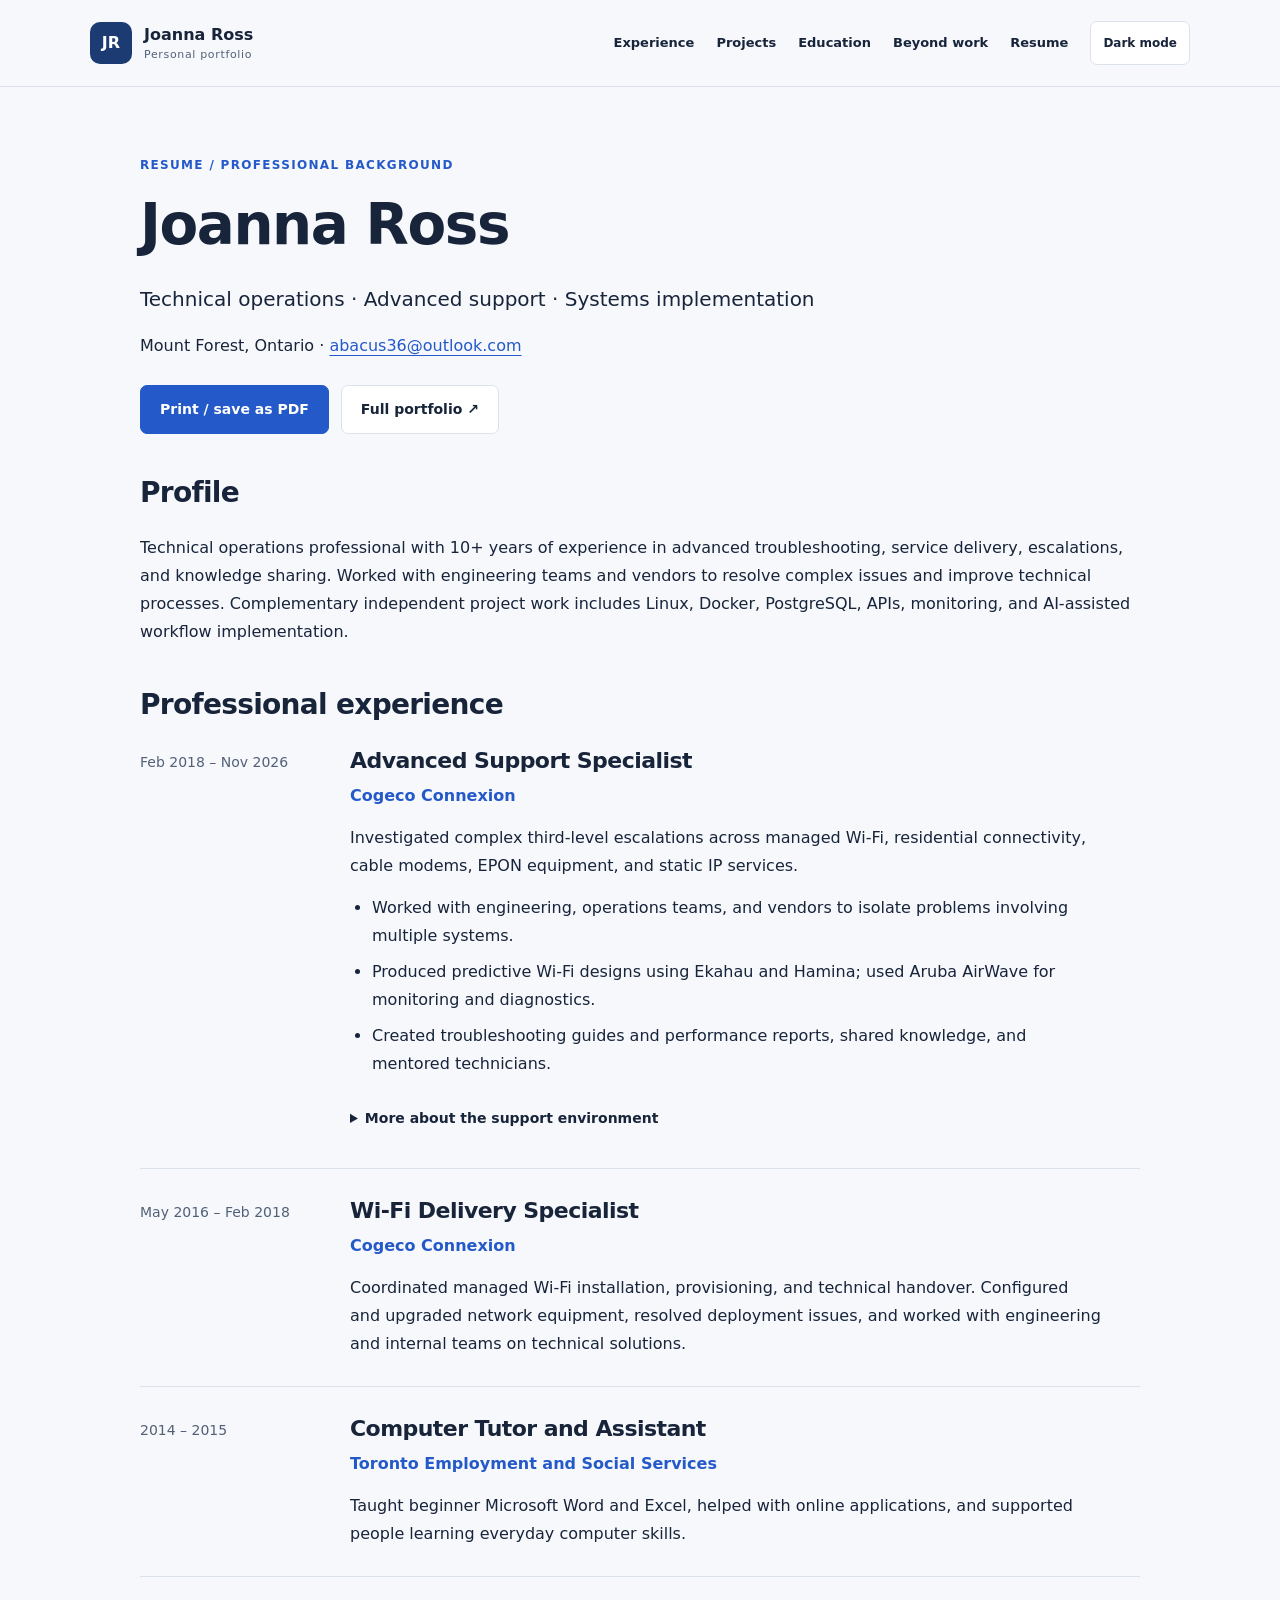
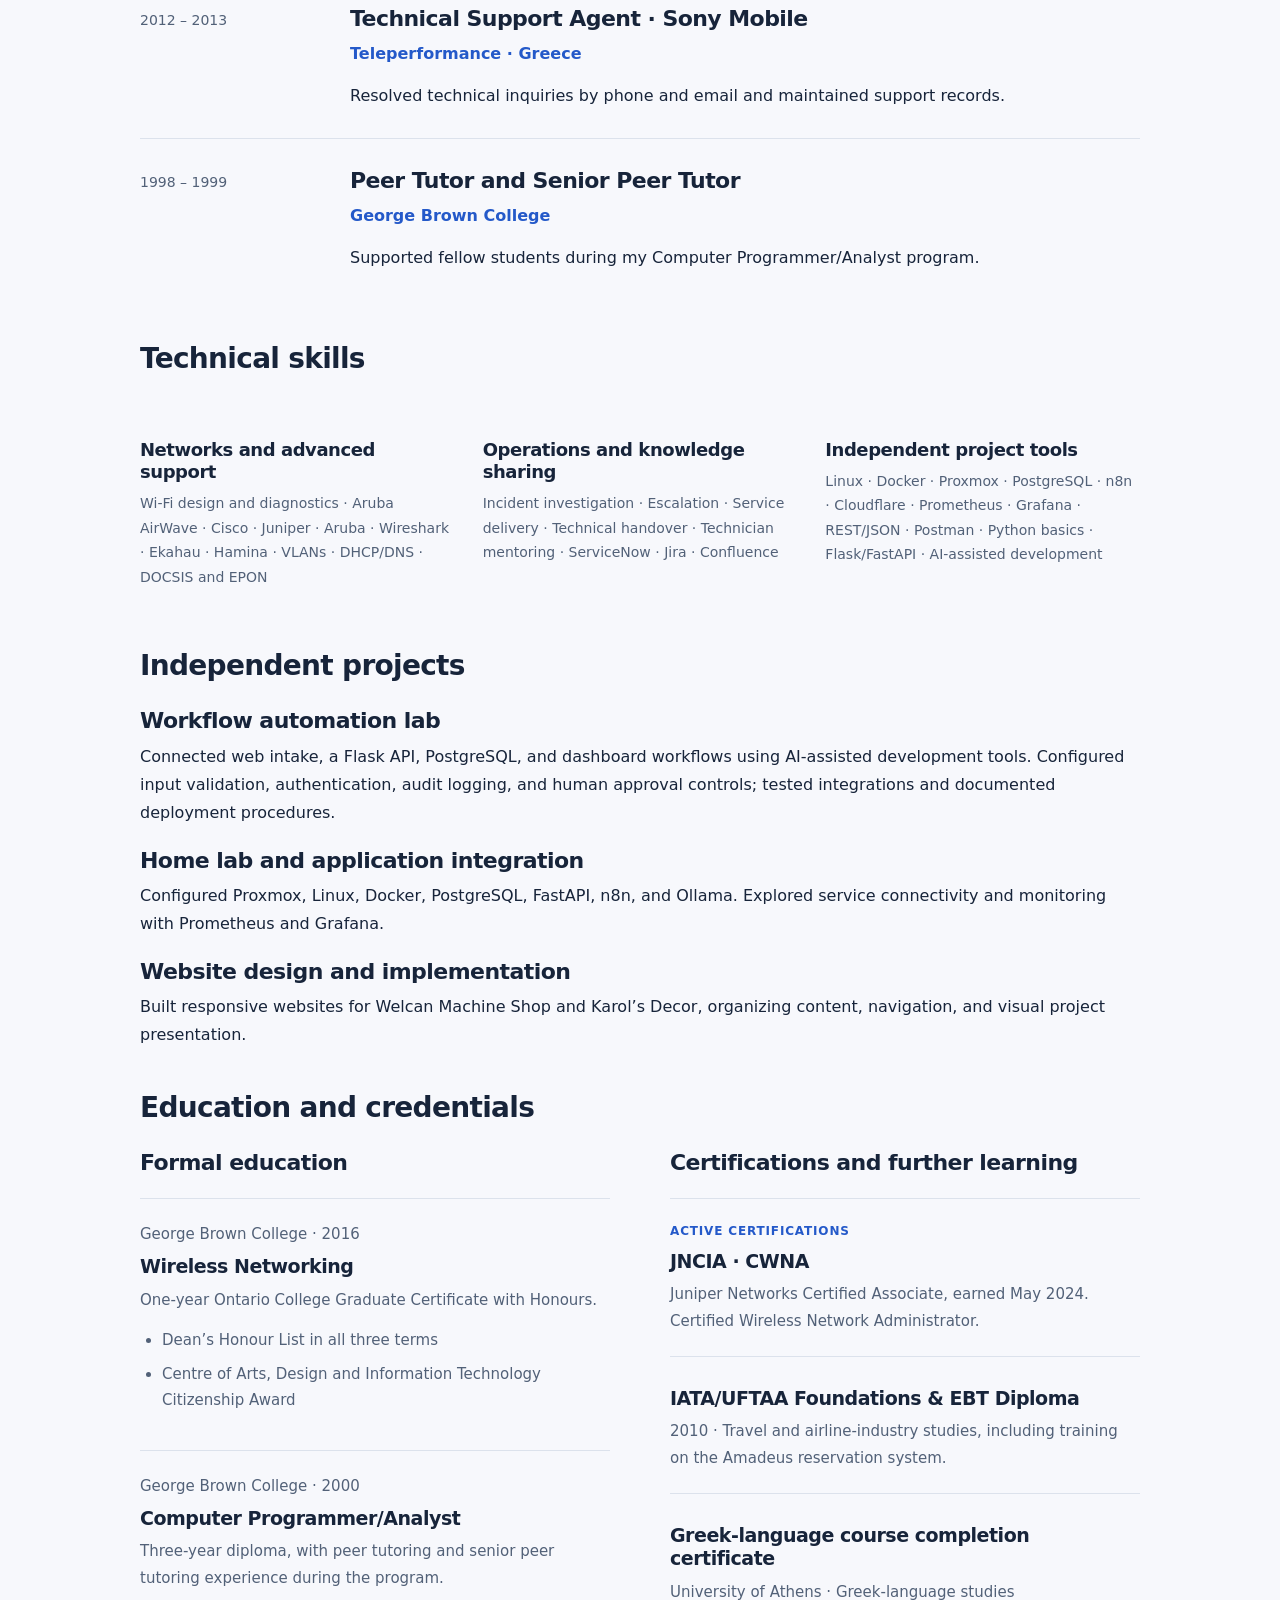
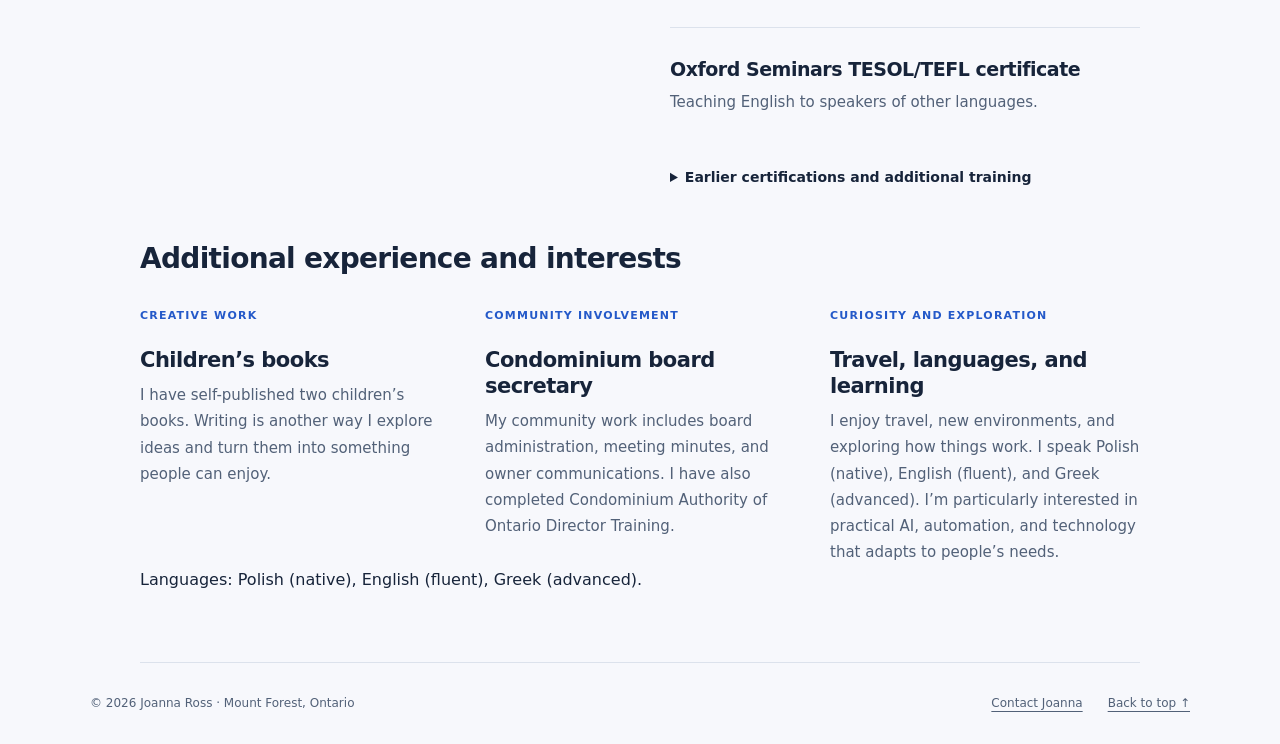
<file: resume.html>
<!doctype html>
<html lang="en" data-theme="light"><head>
<meta charset="utf-8"><meta name="viewport" content="width=device-width,initial-scale=1">
<title>Resume | Joanna Ross</title><meta name="description" content="Joanna Ross’s experience, technical skills, projects, education, and certifications.">
<link rel="canonical" href="https://phyliaconsulting.ca/resume.html">
<meta property="og:type" content="website"><meta property="og:site_name" content="Joanna Ross">
<meta property="og:title" content="Resume | Joanna Ross"><meta property="og:description" content="Joanna Ross’s experience, technical skills, projects, education, and certifications.">
<meta property="og:url" content="https://phyliaconsulting.ca/resume.html">
<meta property="og:image" content="https://phyliaconsulting.ca/assets/images/joanna-ross-founder.jpg">
<meta property="og:image:alt" content="Joanna Ross"><meta name="twitter:card" content="summary">
<meta name="theme-color" content="#f7f8fc">
<link rel="icon" type="image/svg+xml" href="assets/images/favicon.svg?v=20261112">
<link rel="manifest" href="assets/images/site.webmanifest">
<link rel="stylesheet" href="assets/css/portfolio.css?v=20261112.3">
<script src="assets/js/theme.js?v=20261112" defer></script>
<script src="assets/js/portfolio.js?v=20261112" defer></script>
<script type="application/ld+json">{"@context":"https://schema.org","@type":"Person","name":"Joanna Ross","url":"https://phyliaconsulting.ca/","email":"abacus36@outlook.com","alumniOf":{"@type":"CollegeOrUniversity","name":"George Brown College"},"knowsAbout":["Wireless networking","Technical support","Workflow automation","Technical training"]}</script>
</head><body><a class="skip-link" href="#main">Skip to content</a><header class="folio-header"><div class="wrap header-inner"><a class="brand" href="index.html#top" aria-label="Joanna Ross home"><span class="monogram" aria-hidden="true">JR</span><span><strong>Joanna Ross</strong><small>Personal portfolio</small></span></a><button class="folio-menu" data-folio-menu type="button" aria-expanded="false" aria-controls="folio-nav" aria-label="Open navigation">☰</button><nav class="folio-nav" id="folio-nav" aria-label="Main navigation"><a href="index.html#experience">Experience</a><a href="index.html#projects">Projects</a><a href="index.html#education">Education</a><a href="index.html#personal">Beyond work</a><a href="resume.html">Resume</a><button class="theme-toggle" data-theme-toggle type="button" aria-pressed="false" aria-label="Switch to dark mode">Dark mode</button></nav></div></header><main id="main" class="wrap resume-page"><section class="section"><p class="eyebrow">Resume / Professional background</p><h1>Joanna Ross</h1><p class="lead">Technical operations · Advanced support · Systems implementation</p><p>Mount Forest, Ontario · <a href="mailto:abacus36@outlook.com">abacus36@outlook.com</a></p><div class="actions no-print"><button class="button" type="button" data-print>Print / save as PDF</button><a class="button secondary" href="index.html">Full portfolio ↗</a></div><h2>Profile</h2><p>Technical operations professional with 10+ years of experience in advanced troubleshooting, service delivery, escalations, and knowledge sharing. Worked with engineering teams and vendors to resolve complex issues and improve technical processes. Complementary independent project work includes Linux, Docker, PostgreSQL, APIs, monitoring, and AI-assisted workflow implementation.</p><h2>Professional experience</h2><div class="timeline">
<article class="timeline-row"><p class="date">Feb 2018 – Nov 2026</p><div><h3>Advanced Support Specialist</h3><p class="organization">Cogeco Connexion</p><p>Investigated complex third-level escalations across managed Wi-Fi, residential connectivity, cable modems, EPON equipment, and static IP services.</p><ul><li>Worked with engineering, operations teams, and vendors to isolate problems involving multiple systems.</li><li>Produced predictive Wi-Fi designs using Ekahau and Hamina; used Aruba AirWave for monitoring and diagnostics.</li><li>Created troubleshooting guides and performance reports, shared knowledge, and mentored technicians.</li></ul><details><summary>More about the support environment</summary><p>Hands-on VLAN work, extensive DHCP and DNS troubleshooting, packet analysis, and vendor diagnostic tools. Deployed and supported more than 2,000 Aruba and Cisco access points. Five years of on-call support, including 24/7 on-call availability during the final two years.</p></details></div></article>
<article class="timeline-row"><p class="date">May 2016 – Feb 2018</p><div><h3>Wi-Fi Delivery Specialist</h3><p class="organization">Cogeco Connexion</p><p>Coordinated managed Wi-Fi installation, provisioning, and technical handover. Configured and upgraded network equipment, resolved deployment issues, and worked with engineering and internal teams on technical solutions.</p></div></article>
<article class="timeline-row"><p class="date">2014 – 2015</p><div><h3>Computer Tutor and Assistant</h3><p class="organization">Toronto Employment and Social Services</p><p>Taught beginner Microsoft Word and Excel, helped with online applications, and supported people learning everyday computer skills.</p></div></article>
<article class="timeline-row"><p class="date">2012 – 2013</p><div><h3>Technical Support Agent · Sony Mobile</h3><p class="organization">Teleperformance · Greece</p><p>Resolved technical inquiries by phone and email and maintained support records.</p></div></article>
<article class="timeline-row"><p class="date">1998 – 1999</p><div><h3>Peer Tutor and Senior Peer Tutor</h3><p class="organization">George Brown College</p><p>Supported fellow students during my Computer Programmer/Analyst program.</p></div></article></div><h2>Technical skills</h2><div class="skills-grid"><div><h3>Networks and advanced support</h3><p>Wi-Fi design and diagnostics · Aruba AirWave · Cisco · Juniper · Aruba · Wireshark · Ekahau · Hamina · VLANs · DHCP/DNS · DOCSIS and EPON</p></div><div><h3>Operations and knowledge sharing</h3><p>Incident investigation · Escalation · Service delivery · Technical handover · Technician mentoring · ServiceNow · Jira · Confluence</p></div><div><h3>Independent project tools</h3><p>Linux · Docker · Proxmox · PostgreSQL · n8n · Cloudflare · Prometheus · Grafana · REST/JSON · Postman · Python basics · Flask/FastAPI · AI-assisted development</p></div></div><h2>Independent projects</h2><h3>Workflow automation lab</h3><p>Connected web intake, a Flask API, PostgreSQL, and dashboard workflows using AI-assisted development tools. Configured input validation, authentication, audit logging, and human approval controls; tested integrations and documented deployment procedures.</p><h3>Home lab and application integration</h3><p>Configured Proxmox, Linux, Docker, PostgreSQL, FastAPI, n8n, and Ollama. Explored service connectivity and monitoring with Prometheus and Grafana.</p><h3>Website design and implementation</h3><p>Built responsive websites for Welcan Machine Shop and Karol’s Decor, organizing content, navigation, and visual project presentation.</p><h2>Education and credentials</h2><div class="education-grid"><div><h3>Formal education</h3><article class="qualification"><p class="date">George Brown College · 2016</p><h4>Wireless Networking</h4><p>One-year Ontario College Graduate Certificate with Honours.</p><ul><li>Dean’s Honour List in all three terms</li><li>Centre of Arts, Design and Information Technology Citizenship Award</li></ul></article><article class="qualification"><p class="date">George Brown College · 2000</p><h4>Computer Programmer/Analyst</h4><p>Three-year diploma, with peer tutoring and senior peer tutoring experience during the program.</p></article></div>
<div><h3>Certifications and further learning</h3><article class="qualification"><p class="status">Active certifications</p><h4>JNCIA · CWNA</h4><p>Juniper Networks Certified Associate, earned May 2024.<br>Certified Wireless Network Administrator.</p></article><article class="qualification"><h4>IATA/UFTAA Foundations &amp; EBT Diploma</h4><p>2010 · Travel and airline-industry studies, including training on the Amadeus reservation system.</p></article><article class="qualification"><h4>Greek-language course completion certificate</h4><p>University of Athens · Greek-language studies</p></article><article class="qualification"><h4>Oxford Seminars TESOL/TEFL certificate</h4><p>Teaching English to speakers of other languages.</p></article><details><summary>Earlier certifications and additional training</summary><p>Previously held CCNA (expired April 2019) and CompTIA A+. Completed Juniper Mist training and Condominium Authority of Ontario Director Training.</p></details></div></div><h2>Additional experience and interests</h2><div class="personal-grid"><article><span class="eyebrow">Creative work</span><h3>Children’s books</h3><p>I have self-published two children’s books. Writing is another way I explore ideas and turn them into something people can enjoy.</p></article><article><span class="eyebrow">Community involvement</span><h3>Condominium board secretary</h3><p>My community work includes board administration, meeting minutes, and owner communications. I have also completed Condominium Authority of Ontario Director Training.</p></article><article><span class="eyebrow">Curiosity and exploration</span><h3>Travel, languages, and learning</h3><p>I enjoy travel, new environments, and exploring how things work. I speak Polish (native), English (fluent), and Greek (advanced). I’m particularly interested in practical AI, automation, and technology that adapts to people’s needs.</p></article></div><p>Languages: Polish (native), English (fluent), Greek (advanced).</p></section></main><footer class="footer"><div class="wrap footer-inner"><p>© 2026 Joanna Ross · Mount Forest, Ontario</p><a href="contact.html">Contact Joanna</a><a href="index.html#top">Back to top ↑</a></div></footer></body></html>
</file>
<file: assets/css/portfolio.css>
/* Joanna Ross — personal portfolio */
:root{color-scheme:light;--bg:#f7f8fc;--panel:#fff;--ink:#17243a;--muted:#526178;--line:#dce2ec;--accent:#2459c9;--soft:#eaf0fc}
:root[data-theme="dark"]{color-scheme:dark;--bg:#101a2a;--panel:#17243a;--ink:#eef3fc;--muted:#b7c4d8;--line:#35465f;--accent:#a7c4ff;--soft:#203554}
*{box-sizing:border-box}html{scroll-behavior:smooth;scroll-padding-top:110px}body{margin:0;background:var(--bg);color:var(--ink);font-family:system-ui,-apple-system,"Segoe UI",sans-serif;font-size:16px;line-height:1.75}h1,h2,h3,h4,p,figure{margin:0}p+p{margin-top:14px}h1,h2,h3,h4{line-height:1.23;letter-spacing:-.025em}h1{font-size:clamp(36px,4.4vw,58px);font-weight:750}h2{font-size:clamp(28px,3vw,39px);font-weight:720}h3{font-size:22px}h4{font-size:19px}a{color:var(--accent);text-underline-offset:4px}button{font:inherit;cursor:pointer}img{max-width:100%;height:auto;display:block}ul{padding-left:22px;margin:14px 0}li+li{margin-top:8px}strong{font-weight:680}.wrap{width:min(1100px,calc(100% - 64px));margin:auto}.muted,.date{color:var(--muted)}.eyebrow{color:var(--accent);font-size:12px;font-weight:750;letter-spacing:.11em;text-transform:uppercase;margin-bottom:14px}
.skip-link{position:fixed;top:-100px;left:20px;background:var(--ink);color:var(--bg);padding:12px 20px;z-index:100}.skip-link:focus{top:12px}.sr-only{position:absolute;width:1px;height:1px;overflow:hidden;clip:rect(0,0,0,0);white-space:nowrap}
:focus-visible{outline:3px solid var(--accent);outline-offset:5px}.folio-header{position:sticky;top:0;z-index:50;background:var(--bg);border-bottom:1px solid var(--line)}.header-inner{display:flex;align-items:center;justify-content:space-between;gap:26px;min-height:86px}.brand{display:flex;align-items:center;gap:12px;text-decoration:none;color:var(--ink);flex-shrink:0}.brand strong,.brand small{display:block;line-height:1.4}.brand strong{font-size:16px}.brand small{font-size:11px;color:var(--muted);letter-spacing:.06em}.monogram{display:grid;place-items:center;background:#1c3b72;color:#fff;border-radius:10px;width:42px;height:42px;font-weight:750}.folio-nav{display:flex;gap:22px;align-items:center;font-size:13px;font-weight:650}.folio-nav a{text-decoration:none;color:var(--ink)}.folio-nav a:hover{text-decoration:underline}.theme-toggle{background:var(--panel);border:1px solid var(--line);color:var(--ink);padding:9px 12px;border-radius:7px;font-size:12px;min-height:44px}.folio-menu{display:none}
.hero{display:grid;grid-template-columns:1.45fr .8fr;gap:66px;align-items:center;padding:64px 0 48px}.hero h1 span{color:var(--accent);font-size:.83em}.hero p:not(.eyebrow){max-width:590px}.lead{font-size:20px;color:var(--ink);line-height:1.65;margin:24px 0 16px}.hero .location{font-size:13px;margin-top:22px}.portrait img{width:100%;aspect-ratio:4/4.8;object-fit:cover;object-position:center 37%;border-radius:70px 16px 16px 16px}.portrait figcaption{color:var(--muted);font-size:12px;margin-top:12px;text-align:center}.actions{display:flex;gap:12px;flex-wrap:wrap;margin-top:25px}.button{display:inline-flex;align-items:center;justify-content:center;min-height:48px;padding:11px 19px;border:1px solid #2459c9;background:#2459c9;color:#fff;text-decoration:none;border-radius:7px;font-size:14px;font-weight:650}.button:hover{background:#1744a6}.button.secondary{background:var(--panel);color:var(--ink);border-color:var(--line)}.button.secondary:hover{background:var(--soft)}
.at-a-glance{display:grid;grid-template-columns:repeat(3,1fr);gap:24px;padding:25px 0;border-top:1px solid var(--line);border-bottom:1px solid var(--line)}.at-a-glance p{margin:0;color:var(--muted);font-size:13px}.at-a-glance strong{display:block;font-size:18px;color:var(--ink);margin-bottom:3px}.section{padding:68px 0;border-bottom:1px solid var(--line);scroll-margin-top:10px}.section-heading{max-width:740px;margin-bottom:34px}.section-heading>p:last-child{color:var(--muted);margin-top:14px}.timeline-row{display:grid;grid-template-columns:180px 1fr;gap:30px;padding:28px 0;border-top:1px solid var(--line)}.timeline-row:first-child{border-top:0;padding-top:0}.timeline-row>div{max-width:760px}.date{font-size:14px}.organization{font-weight:650;color:var(--accent);margin:6px 0 13px}.timeline-row p{max-width:74ch}.timeline-row .date{margin-top:3px}.timeline-row li{max-width:72ch}details{margin-top:18px;color:var(--muted)}summary{cursor:pointer;color:var(--ink);font-size:14px;font-weight:700;padding:10px 0}details p{margin:10px 0}details ul{font-size:15px}.skills-disclosure{border-top:1px solid var(--line);padding-top:12px}.skills-grid{display:grid;grid-template-columns:repeat(3,1fr);gap:28px;padding:18px 0}.skills-grid h3{font-size:18px;margin-bottom:12px}.skills-grid p{font-size:14px;color:var(--muted)}
.project-grid{display:grid;grid-template-columns:repeat(2,minmax(0,1fr));gap:24px}.project-card{background:var(--panel);border:1px solid var(--line);border-radius:12px;overflow:hidden}.project-card>img{width:100%;aspect-ratio:16/9;object-fit:cover;border-bottom:1px solid var(--line)}.project-content{padding:28px}.project-content h3{margin-bottom:16px}.project-content p{color:var(--muted);font-size:15px}.project-content .eyebrow{font-size:11px;color:var(--accent)}.contribution strong{color:var(--ink)}.project-content .tools{font-size:12px;line-height:1.8;color:var(--accent);margin-top:18px}.project-content>a{display:inline-block;margin-top:20px;font-size:14px;font-weight:650}
.education-grid{display:grid;grid-template-columns:1fr 1fr;gap:60px}.education-grid>div>h3{margin-bottom:22px}.qualification{padding:22px 0;border-top:1px solid var(--line)}.qualification h4{margin:8px 0}.qualification p,.qualification li{color:var(--muted);font-size:15px}.qualification .status{font-size:12px;color:var(--accent);font-weight:700;text-transform:uppercase;letter-spacing:.07em}.personal-grid{display:grid;grid-template-columns:repeat(3,minmax(0,1fr));gap:35px}.personal-grid h3{font-size:21px;margin-bottom:16px}.personal-grid p{color:var(--muted);font-size:15px}.personal-grid .eyebrow{font-size:11px;color:var(--accent)}
.contact-section{display:flex;align-items:center;justify-content:space-between;gap:35px}.contact-section h2{margin-bottom:18px}.email{display:inline-block;font-size:clamp(18px,2.2vw,25px);margin:16px 0 4px;overflow-wrap:anywhere}.contact-section .muted{font-size:13px}.footer{padding:30px 0}.footer-inner{display:flex;align-items:center;gap:25px;font-size:12px;color:var(--muted)}.footer p{margin-right:auto}.footer a{color:var(--muted)}.document-page{min-height:65vh;padding-bottom:65px}.resume-page{max-width:1000px}.resume-page h2{font-size:28px;margin:42px 0 24px}.resume-page h3{margin:20px 0 8px}.resume-page .education-grid h3{margin-top:0}.resume-page .timeline-row h3{margin-top:0}.resume-page .personal-grid{margin-top:24px}
@media(min-width:1500px){.hero{padding-top:80px}}
@media(max-width:950px){.header-inner{gap:15px}.folio-nav{gap:14px;font-size:12px}.hero{gap:35px}.personal-grid{gap:24px}.wrap{width:calc(100% - 48px)}}
@media(max-width:800px){.header-inner{min-height:74px;flex-wrap:wrap;gap:0}.folio-menu{display:block;padding:8px 12px;background:var(--panel);border:1px solid var(--line);border-radius:6px;color:var(--ink);font-size:23px;min-height:44px}.folio-nav{display:none;width:100%;padding:15px 0 20px;flex-direction:column;align-items:stretch;gap:5px}.folio-nav a{padding:9px 0}.menu-open .folio-nav{display:flex}.hero{grid-template-columns:1.4fr 1fr;gap:28px}.hero h1{font-size:39px}.skills-grid,.personal-grid{grid-template-columns:1fr}.personal-grid article{padding-bottom:22px;border-bottom:1px solid var(--line)}.personal-grid article:last-child{border:0;padding-bottom:0}.timeline-row{grid-template-columns:140px 1fr;gap:20px}.education-grid{gap:32px}.contact-section{align-items:flex-start;flex-direction:column}}
@media(max-width:560px){html{scroll-padding-top:90px}.wrap{width:calc(100% - 36px)}.hero{grid-template-columns:1fr;padding:38px 0;gap:30px}.hero h1{font-size:39px}.hero .lead{font-size:18px}.portrait{max-width:270px}.portrait img{aspect-ratio:4/4.2;border-radius:50px 12px 12px 12px}.at-a-glance{grid-template-columns:1fr;gap:18px}.at-a-glance strong{font-size:17px}.section{padding:44px 0}.section-heading{margin-bottom:26px}.timeline-row{grid-template-columns:1fr;gap:8px;padding:24px 0}.project-grid,.education-grid{grid-template-columns:1fr}.education-grid{gap:32px}.project-content{padding:24px}.footer-inner{flex-wrap:wrap;gap:12px 24px}.footer p{width:100%}.resume-page h2{font-size:25px}.actions .button{font-size:13px}.email{font-size:19px}}
@media(prefers-reduced-motion:reduce){html{scroll-behavior:auto}}
@media print{html{scroll-behavior:auto}body{background:#fff;color:#111;font-size:10pt;line-height:1.45}.folio-header,.footer,.no-print,.skip-link{display:none!important}.wrap{width:100%;max-width:none}.section{padding:0;border:0}.resume-page h1{font-size:26pt}.resume-page .lead{font-size:13pt;margin:10px 0}.resume-page h2{font-size:16pt;margin:24px 0 12px}.resume-page h3{font-size:12pt}.timeline-row{padding:14px 0;gap:15px;grid-template-columns:120px 1fr}.timeline-row h3{break-after:avoid}.education-grid,.skills-grid,.personal-grid{gap:22px}.qualification{padding:12px 0}.date,.qualification p,.qualification li,.skills-grid p,.personal-grid p,.organization{font-size:10pt;color:#333}.eyebrow{color:#333}details{display:none}h2,h3,h4{break-after:avoid}a{color:#111;text-decoration:none}@page{margin:16mm}}


/* Featured interactive dashboard project */
.dashboard-feature{display:grid;grid-template-columns:1fr 1.1fr;gap:42px;align-items:center;padding:34px;border:1px solid var(--line);border-radius:14px;background:var(--panel);margin-bottom:28px}.dashboard-feature-copy h3{font-size:29px;margin-bottom:20px}.dashboard-feature-copy>p:not(.eyebrow){font-size:15px;color:var(--muted)}.dashboard-feature-copy li{font-size:14px;color:var(--muted)}.dashboard-feature-copy .feature-note{font-size:11px;margin-top:17px}.dashboard-feature .button.secondary{display:none}.dashboard-feature-preview{display:block;overflow:hidden;text-decoration:none;color:#1c2b43;border:1px solid #dce3ef;border-radius:10px;background:white;box-shadow:0 12px 35px #15316c0d}.preview-bar{display:flex;align-items:center;gap:8px;padding:14px;background:#fff;border-bottom:1px solid #e2e8f1;font-size:11px}.preview-monogram{display:grid;place-items:center;width:28px;height:28px;border-radius:6px;background:#254779;color:white;font-weight:750;font-size:10px}.preview-demo-label{margin-left:auto;background:#eaf0ff;color:#3155a9;padding:2px 6px;border-radius:4px;font-size:8px;letter-spacing:.06em}.preview-workspace{display:grid;grid-template-columns:89px 1fr;min-height:310px}.preview-nav{padding:15px 8px;border-right:1px solid #e2e8f1;background:#fff}.preview-nav span{display:block;padding:8px 7px;font-size:9px;color:#62728b}.preview-nav .selected{background:#edf2ff;color:#2857ce;border-radius:5px}.preview-main{padding:20px 17px;background:#f4f6fa}.preview-eyebrow{font-size:7px;letter-spacing:.08em;color:#63728b;margin-bottom:6px}.preview-main h4{font-size:15px;margin:0 0 17px}.preview-stats{display:grid;grid-template-columns:repeat(3,1fr);gap:7px;margin-bottom:16px}.preview-stats>div{padding:10px 8px;background:white;border:1px solid #e2e8f1;border-radius:6px}.preview-stats small{font-size:7px;display:block;color:#63728b}.preview-stats strong{display:block;font-size:20px;line-height:1.5}.preview-project{position:relative;background:#fff;border:1px solid #e2e8f1;border-radius:6px;padding:12px;margin-top:9px;font-size:9px}.preview-project>span{font-weight:650}.preview-project>small{float:right;font-size:7px;color:#27735b;background:#e6f5ee;padding:2px 5px;border-radius:3px}.preview-project p{font-size:7px;color:#6b7b91;margin:0}.preview-track{height:4px;background:#e6ecf6;margin:10px 0 6px;border-radius:4px}.preview-track span{display:block;width:33%;height:100%;background:#4c75d6}.preview-track.complete span{width:100%}.preview-open{display:block;padding:13px;text-align:center;color:#2857ce;font-size:11px;font-weight:700;border-top:1px solid #e2e8f1}.dashboard-feature-preview:hover .preview-open{background:#edf2ff}@media(max-width:1000px){.dashboard-feature{grid-template-columns:1fr;gap:28px}.dashboard-feature-preview{max-width:580px;width:100%}}@media(max-width:560px){.dashboard-feature{padding:22px}.dashboard-feature-copy h3{font-size:25px}.preview-workspace{grid-template-columns:70px 1fr}.preview-main{padding:16px 10px}.preview-nav span{font-size:8px;padding:8px 3px}.preview-stats small{font-size:6px}.preview-project>small{float:none;display:block;width:max-content;margin-top:5px}.preview-main h4{font-size:13px}.preview-bar{font-size:10px}}
</file>
<file: assets/css/dashboard-demo.css>
:root{--bg:#f4f6fa;--panel:#fff;--ink:#1c2b43;--muted:#60718a;--line:#dde4ee;--blue:#2857ce;--soft:#edf2ff;--green:#16755b;--amber:#936215;--radius:12px;font-family:system-ui,-apple-system,"Segoe UI",sans-serif;color:var(--ink);background:var(--bg);font-synthesis:none}*{box-sizing:border-box}body{margin:0;font-size:14px;line-height:1.6}button,input,select,textarea{font:inherit}button,a,input,select,textarea,summary{outline-offset:4px}button:focus-visible,a:focus-visible,input:focus-visible,select:focus-visible,textarea:focus-visible,summary:focus-visible{outline:3px solid #779fff}button{cursor:pointer}a{color:var(--blue);text-underline-offset:4px}h1,h2,h3,p{margin:0}h1{font-size:27px;letter-spacing:-.035em;line-height:1.25}h2{font-size:22px;letter-spacing:-.025em;line-height:1.3}h3{font-size:16px;line-height:1.4}p+p{margin-top:10px}.skip{position:fixed;left:15px;top:-100px;z-index:100;background:var(--ink);color:white;padding:10px}.skip:focus{top:10px}.demo-banner{background:#e9efff;border-bottom:1px solid #d1dcfa;color:#28436e;padding:10px 26px;font-size:12px;display:flex;align-items:center;justify-content:space-between;gap:18px}.demo-banner a{white-space:nowrap;font-weight:650}.app-shell{display:grid;grid-template-columns:244px minmax(0,1fr);min-height:calc(100vh - 43px)}.sidebar{background:var(--panel);border-right:1px solid var(--line);padding:28px 18px;display:flex;flex-direction:column;align-self:stretch}.app-brand{display:flex;align-items:center;gap:10px;text-decoration:none;color:var(--ink);font-size:13px;font-weight:750;line-height:1.4}.brand-icon{display:grid;place-items:center;width:38px;height:38px;border-radius:10px;background:#254779;color:white;font-size:14px;flex-shrink:0}.app-brand small{display:block;font-size:10px;color:var(--muted);font-weight:450;margin-top:3px}.nav-label,.eyebrow{font-size:10px;font-weight:750;letter-spacing:.12em;color:var(--muted)}.nav-label{margin:35px 12px 12px}nav{display:grid;gap:5px}nav button{display:flex;align-items:center;gap:12px;text-align:left;border:0;background:transparent;color:var(--muted);padding:11px 13px;border-radius:8px;font-size:13px;font-weight:600;min-height:43px}nav button:hover{background:var(--bg)}nav button[aria-current=page]{background:var(--soft);color:var(--blue)}.nav-icon{width:18px;font-size:17px;text-align:center}.nav-count{margin-left:auto;font-size:10px;background:#e5eaf4;border-radius:5px;padding:1px 6px}.sidebar-footer{margin-top:auto;padding:40px 12px 0;color:var(--muted);font-size:11px}.sidebar-footer p{font-size:10px;margin-top:9px;max-width:160px}.local-dot{display:inline-block;width:6px;height:6px;background:#239476;border-radius:50%;margin-right:5px}.workspace{min-width:0}.topbar{padding:29px 34px 23px;background:var(--panel);border-bottom:1px solid var(--line);display:flex;justify-content:space-between;align-items:center;gap:20px}.topbar h1{margin-top:5px}.topbar-actions,.actions{display:flex;flex-wrap:wrap;align-items:center;gap:8px}.btn{display:inline-flex;align-items:center;justify-content:center;gap:7px;border:1px solid var(--line);border-radius:7px;background:var(--panel);color:var(--ink);font-size:12px;font-weight:650;padding:9px 13px;min-height:40px;text-decoration:none}.btn:hover{background:#edf1f8}.btn.primary{background:var(--blue);border-color:var(--blue);color:white}.btn.primary:hover{background:#1f47af}.btn.subtle{background:transparent}.btn.small{padding:6px 10px;min-height:34px;font-size:11px}.btn[disabled]{opacity:.48;cursor:not-allowed}.link-button{border:0;background:transparent;color:var(--blue);padding:0;text-align:left;font-weight:650;text-decoration:underline;text-underline-offset:3px}#main{padding:28px 34px;outline:none;min-height:75vh}.intro-row,.section-row{display:flex;justify-content:space-between;align-items:center;gap:20px;margin-bottom:20px}.intro-row p,.section-row p,.muted{color:var(--muted)}.intro-row h2{font-size:21px;margin-bottom:5px}.stats{display:grid;grid-template-columns:repeat(4,minmax(0,1fr));gap:16px;margin-bottom:24px}.stat{background:var(--panel);border:1px solid var(--line);border-radius:var(--radius);padding:19px 21px}.stat small{color:var(--muted);font-size:11px}.stat strong{display:block;font-size:28px;line-height:1.4;letter-spacing:-.04em;margin:5px 0}.stat span{font-size:10px;color:var(--green)}.grid-two{display:grid;grid-template-columns:1.2fr 1fr;gap:22px}.panel{background:var(--panel);border:1px solid var(--line);border-radius:var(--radius);padding:23px;margin-bottom:22px}.panel-heading{display:flex;align-items:center;justify-content:space-between;gap:15px;margin-bottom:18px}.panel-heading p{font-size:11px;color:var(--muted)}.badge{display:inline-block;white-space:nowrap;font-size:10px;font-weight:700;border-radius:5px;padding:3px 8px;color:#40597c;background:#edf1f7;text-transform:capitalize}.badge.new,.badge.draft,.badge.planned{background:#eaf0ff;color:#3156aa}.badge.accepted,.badge.paid,.badge.completed,.badge.approved{background:#e6f5ee;color:#17684e}.badge.waiting,.badge.urgent,.badge.awaiting,.badge.partial{background:#fff2d9;color:#805513}.badge.superseded,.badge.archived{background:#eceef2;color:#657181}.toolbar{display:flex;flex-wrap:wrap;gap:10px;align-items:center;margin:0 0 20px}.toolbar input{flex:1;min-width:170px;max-width:420px}.toolbar select{min-width:150px}.field-control,input,select,textarea{border:1px solid #cbd5e3;border-radius:7px;background:white;color:var(--ink);padding:9px 11px;min-height:42px}textarea{width:100%;min-height:95px;resize:vertical}.table-wrap{overflow:auto;border:1px solid var(--line);border-radius:10px;background:var(--panel)}table{border-collapse:collapse;width:100%;text-align:left;white-space:nowrap}th{background:#f8f9fc;color:var(--muted);font-size:10px;text-transform:uppercase;letter-spacing:.07em;padding:13px 17px;font-weight:700}td{padding:16px 17px;border-top:1px solid var(--line);font-size:12px}td small{display:block;color:var(--muted);font-size:10px;white-space:normal;max-width:260px;margin-top:3px}td .actions{flex-wrap:nowrap}td strong{font-size:12px}.empty{padding:38px 24px;text-align:center;color:var(--muted);background:var(--panel);border:1px dashed var(--line);border-radius:10px}.activity{display:flex;gap:12px;padding:13px 0;border-bottom:1px solid #edf0f5}.activity:last-child{border:0}.activity-dot{width:8px;height:8px;background:#7795cc;border-radius:50%;margin-top:7px;flex-shrink:0}.activity p{font-size:12px}.activity small{display:block;font-size:10px;color:var(--muted);margin-top:3px}.progress{height:6px;background:#e7edf5;border-radius:9px;overflow:hidden;margin:10px 0}.progress>span{display:block;height:100%;background:var(--blue)}.mini-row{padding:14px 0;border-bottom:1px solid var(--line)}.mini-row:last-child{border:0;padding-bottom:0}.mini-row:first-child{padding-top:0}.mini-top{display:flex;align-items:center;justify-content:space-between;gap:15px}.mini-row p{color:var(--muted);font-size:11px;margin-top:5px}.workflow{display:grid;grid-template-columns:repeat(5,1fr);gap:8px;margin:18px 0}.workflow div{background:var(--bg);padding:13px 10px;border-radius:7px;font-size:11px;font-weight:600}.workflow small{display:block;color:var(--blue);font-size:9px;margin-bottom:4px}.callout{background:#edf3ff;border:1px solid #d2e0ff;border-radius:10px;padding:17px 20px;color:#344f79;font-size:12px;margin-bottom:20px}.callout strong{display:block;margin-bottom:4px}.callout.success{background:#edf8f2;border-color:#cbe8d7;color:#236046}.tour-panel{background:#203e70;color:white;padding:21px 24px;border-radius:12px;margin-bottom:24px;display:flex;justify-content:space-between;align-items:center;gap:25px}.tour-panel p{font-size:12px;max-width:650px;margin:7px 0}.tour-panel .eyebrow{color:#b6cdf6}.tour-panel .btn{background:white;color:#203e70;border:0}.tour-panel .tour-step{font-size:10px;color:#c1d2ed}.tour-panel .actions{flex-shrink:0}.cards{display:grid;grid-template-columns:repeat(2,minmax(0,1fr));gap:18px}.record-card{padding:22px;border:1px solid var(--line);border-radius:10px;background:var(--panel)}.record-card h3{margin:10px 0}.record-card p{font-size:12px;color:var(--muted);margin-bottom:15px}.record-card .actions{margin-top:16px}.workspace-footer{font-size:10px;color:var(--muted);padding:20px 34px;border-top:1px solid var(--line)}dialog{border:1px solid var(--line);padding:0;border-radius:14px;width:min(820px,calc(100% - 32px));max-height:90vh;box-shadow:0 20px 80px #14234333;color:var(--ink)}dialog::backdrop{background:#13213f66}dialog form{padding:27px}.dialog-head{display:flex;align-items:flex-start;justify-content:space-between;gap:20px;padding-bottom:20px;border-bottom:1px solid var(--line);margin-bottom:21px}.dialog-head h2{margin-top:6px}.icon-button{border:0;background:var(--bg);border-radius:6px;min-width:36px;min-height:36px;font-size:22px;color:var(--muted)}.dialog-actions{display:flex;justify-content:flex-end;gap:10px;padding-top:18px;border-top:1px solid var(--line);margin-top:22px}.form-grid{display:grid;grid-template-columns:1fr 1fr;gap:16px}.form-grid label{display:grid;align-content:start;gap:6px;font-size:12px;font-weight:650}.form-grid label.full{grid-column:1/-1}.form-grid label small{font-weight:400;color:var(--muted)}.form-error{font-size:12px;color:#9e3535;margin-top:15px}.detail-grid{display:grid;grid-template-columns:1fr 1fr;gap:16px;margin:15px 0}.detail-grid div{background:var(--bg);padding:12px;border-radius:7px;font-size:12px}.detail-grid small{display:block;color:var(--muted);margin-bottom:3px}.detail-section{margin:23px 0}.detail-section h3{margin-bottom:12px}.detail-section p{font-size:12px;color:var(--muted)}.check-row{display:flex;align-items:center;gap:10px;padding:11px 0;border-bottom:1px solid var(--line);font-size:12px}.check-row input{min-height:auto;width:17px;height:17px;accent-color:var(--blue)}.readiness{list-style:none;padding:0;font-size:12px}.readiness li{padding:6px 0}.readiness .pass{color:var(--green)}.readiness .pending{color:var(--amber)}.quote-items{display:grid;gap:10px}.quote-line{display:grid;grid-template-columns:minmax(100px,1fr) 65px 95px 40px;gap:8px;align-items:end}.quote-line label{display:grid;gap:4px;color:var(--muted);font-size:10px}.quote-line input{width:100%;min-width:0}.totals{margin:20px 0 0 auto;max-width:300px}.total-row{display:flex;justify-content:space-between;font-size:12px;padding:7px 0}.total-row.grand{font-size:17px;font-weight:750;border-top:1px solid var(--line);margin-top:7px}.note{font-size:11px;color:var(--muted)}.toast{position:fixed;right:25px;bottom:25px;max-width:min(420px,calc(100% - 35px));padding:16px 22px;background:#203e70;color:white;border-radius:10px;box-shadow:0 8px 30px #1e355533;font-size:13px;z-index:100}.noscript{padding:30px}.screen-print{display:none}@media(max-width:1100px){.app-shell{grid-template-columns:205px minmax(0,1fr)}.sidebar{padding:24px 12px}.app-brand{font-size:11px}.stats{grid-template-columns:repeat(2,1fr)}.grid-two{grid-template-columns:1fr}.topbar,#main{padding:24px}.tour-panel{flex-direction:column;align-items:flex-start}.workflow{grid-template-columns:repeat(5,1fr)}}@media(max-width:760px){.demo-banner{padding:10px 18px;flex-direction:column;align-items:flex-start;gap:4px;font-size:11px}.app-shell{grid-template-columns:1fr}.sidebar{padding:16px 18px;border-right:0;border-bottom:1px solid var(--line)}.app-brand{font-size:13px}.sidebar .nav-label,.sidebar-footer{display:none}nav{display:flex;overflow:auto;gap:5px;margin-top:15px;padding-bottom:5px}nav button{white-space:nowrap;flex-shrink:0;padding:8px 12px;font-size:11px}nav .nav-icon,nav .nav-count{display:none}.topbar{padding:20px 18px;align-items:flex-start}.topbar-actions{justify-content:flex-end}.topbar-actions .btn{font-size:10px;padding:8px 10px;min-height:36px}h1{font-size:23px}#main{padding:20px 18px}.stats{gap:10px}.stat{padding:15px}.stat strong{font-size:23px}.intro-row{align-items:flex-start;flex-direction:column}.cards{grid-template-columns:1fr}.panel{padding:18px}.workflow{grid-template-columns:1fr 1fr}.workflow div:last-child{grid-column:1/-1}.form-grid,.detail-grid{grid-template-columns:1fr}.quote-line{grid-template-columns:minmax(90px,1fr) 45px 75px 32px;gap:5px}.quote-line input{font-size:12px;padding:8px 6px}.dialog-head h2{font-size:19px}dialog form{padding:20px}.tour-panel{padding:18px}.tour-panel .actions{flex-wrap:wrap}.workspace-footer{padding:18px}.section-row{align-items:flex-start}.demo-banner a{white-space:normal}}@media(prefers-reduced-motion:no-preference){.toast{animation:appear .16s ease-out}@keyframes appear{from{transform:translateY(8px);opacity:0}to{transform:translateY(0);opacity:1}}}@media print{body>*{display:none!important}body>dialog[open]{display:block!important;position:static;width:100%;max-height:none;border:0;box-shadow:none}.dialog-actions,.dialog-head button,.form-error,.no-print{display:none!important}.screen-print{display:block}dialog::backdrop{background:none}.detail-grid{grid-template-columns:1fr 1fr}.total-row{break-inside:avoid}@page{margin:18mm}}

[hidden]{display:none!important}progress.progress{width:100%;accent-color:var(--blue)}

.sidebar{min-width:0}nav{min-width:0;max-width:100%}@media(max-width:760px){.app-shell{grid-template-columns:minmax(0,1fr)}.topbar{flex-wrap:wrap}.topbar-actions{justify-content:flex-start}}
</file>
